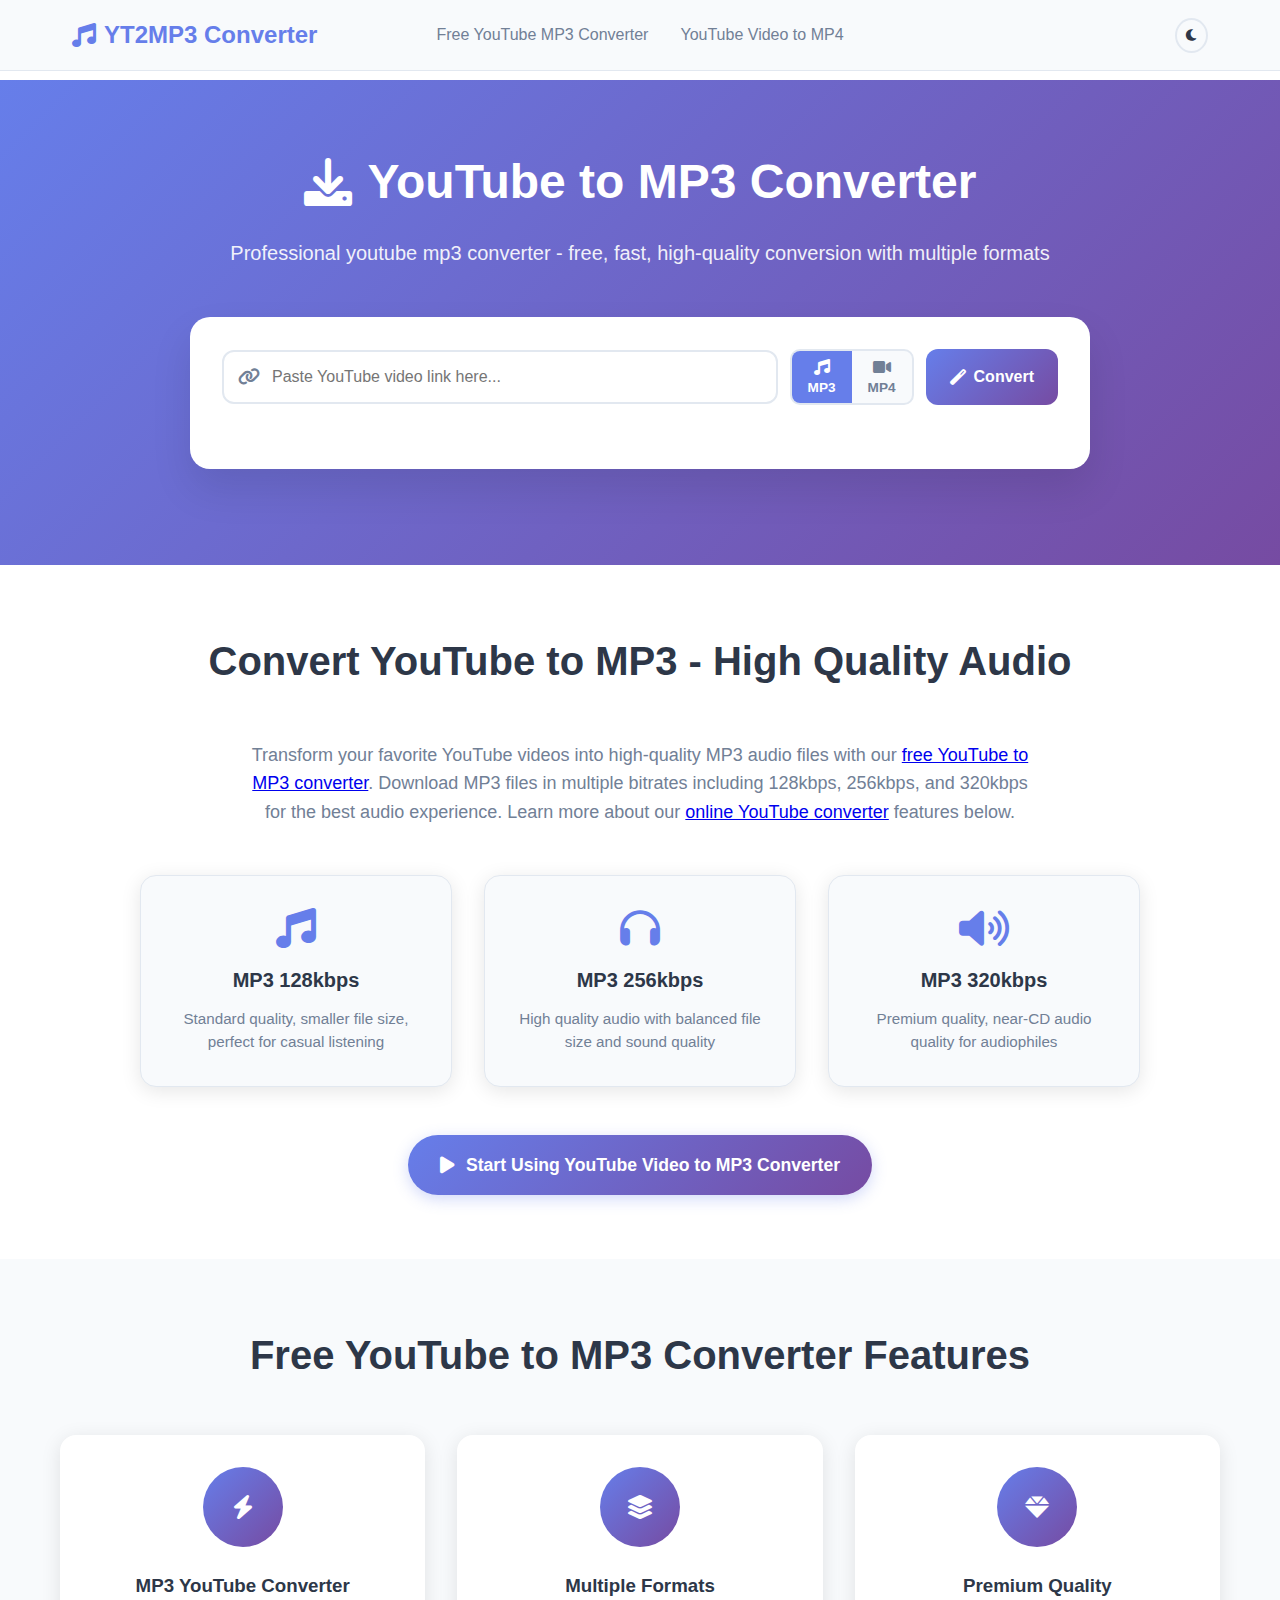
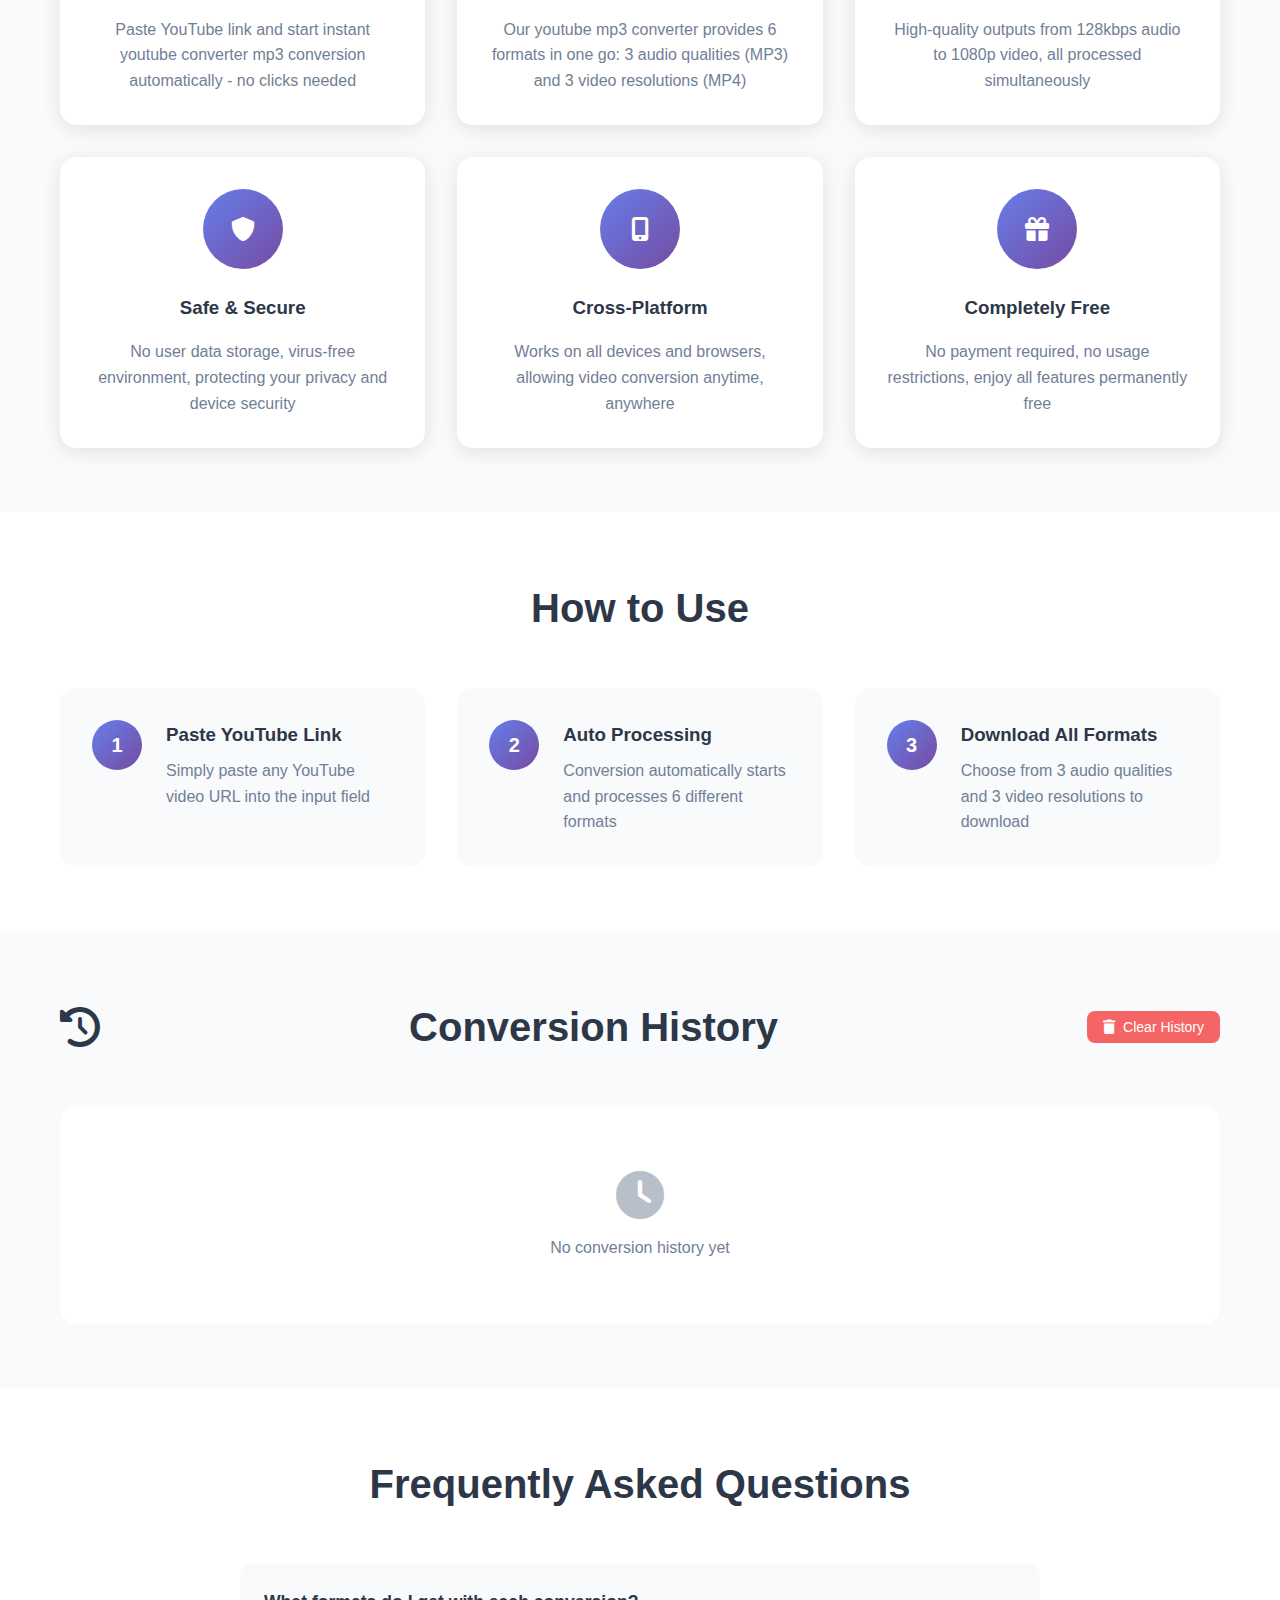
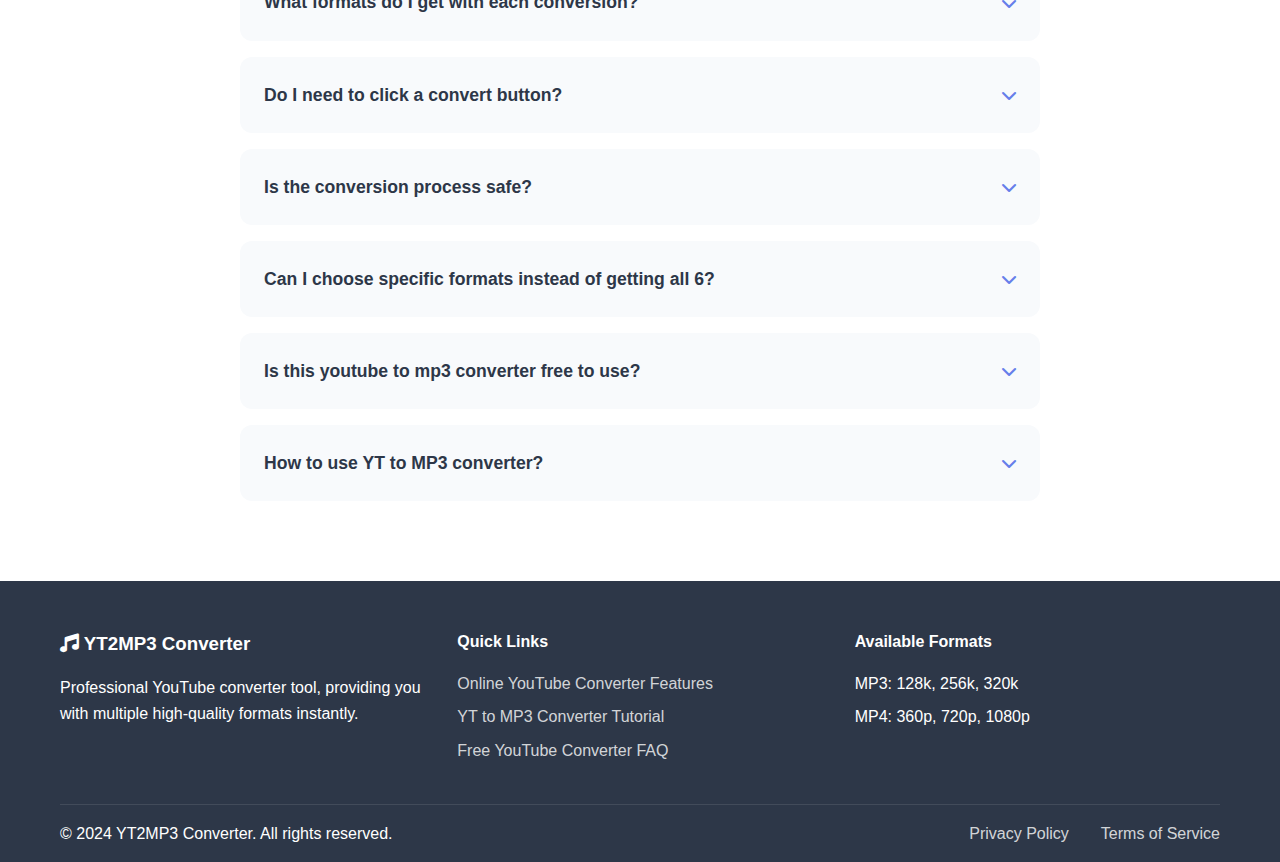
<file: index.html>
<!DOCTYPE html>
<html lang="en">
<head>
    <meta charset="UTF-8">
    <meta name="viewport" content="width=device-width, initial-scale=1.0">
    <title>YouTube to MP3 Converter</title>
    <meta name="description" content="Easily convert YouTube videos to MP3 or MP4 files, and download them for free with the fastest YouTube mp3 or mp4 Converter.">
    <meta name="keywords" content="YouTube to MP3, YouTube to MP4, convert YouTube video, download YouTube MP3, YouTube MP4 download, free video converter, online YouTube converter, YouTube audio converter, mp3 youtube converter, youtube converter mp3, yt to mp3 converter, mp3 converter youtube, youtube to mp3 converter online">
    
    <!-- SEO优化和重复内容修复 -->
    <link rel="canonical" href="https://www.yt2mp3converter.online/">
    <meta name="robots" content="index, follow, max-image-preview:large">
    <meta property="og:title" content="YouTube to MP3 Converter - Free Online YouTube Converter">
    <meta property="og:description" content="Convert YouTube videos to MP3 and MP4 formats for free. High-quality audio and video conversion with multiple format options.">
    <meta property="og:url" content="https://www.yt2mp3converter.online/">
    <meta property="og:type" content="website">
    <meta property="og:image" content="https://www.yt2mp3converter.online/apple-touch-icon.png">
    <meta name="twitter:card" content="summary_large_image">
    <meta name="twitter:title" content="YouTube to MP3 Converter - Free Online YouTube Converter">
    <meta name="twitter:description" content="Convert YouTube videos to MP3 and MP4 formats for free. High-quality audio and video conversion with multiple format options.">
    <meta name="twitter:image" content="https://www.yt2mp3converter.online/apple-touch-icon.png">
    
    <!-- 阻止自动重定向的meta标签 -->
    <meta http-equiv="Content-Security-Policy" content="default-src 'self' 'unsafe-inline' 'unsafe-eval' https: data: blob:;">
    
    <!-- Favicon设置 -->
    <link rel="icon" type="image/svg+xml" href="favicon.svg">
    <link rel="icon" type="image/x-icon" href="favicon.ico">
    <link rel="apple-touch-icon" sizes="180x180" href="apple-touch-icon.png">
    <link rel="icon" type="image/png" sizes="32x32" href="favicon-32x32.png">
    <link rel="icon" type="image/png" sizes="16x16" href="favicon-16x16.png">
    <link rel="manifest" href="manifest.json">
    <meta name="theme-color" content="#667eea">
    
    <link rel="stylesheet" href="styles.css">
    <link href="https://cdnjs.cloudflare.com/ajax/libs/font-awesome/6.0.0/css/all.min.css" rel="stylesheet">
</head>
<body>
    <!-- Top Navigation -->
    <nav class="navbar">
        <div class="nav-container">
            <div class="nav-logo">
                <i class="fas fa-music"></i>
                <span>YT2MP3 Converter</span>
            </div>
            <div class="nav-menu">
                <a href="#converter">Free YouTube MP3 Converter</a>
                <a href="mp4.html">YouTube Video to MP4</a>
            </div>
            <button class="theme-toggle" onclick="toggleTheme()">
                <i class="fas fa-moon"></i>
            </button>
            <div class="nav-mobile-toggle">
                <i class="fas fa-bars"></i>
            </div>
        </div>
    </nav>

    <!-- Main Content Area -->
    <main class="main-content">
        <!-- Hero Section -->
        <section id="converter" class="hero-section">
            <div class="container">
                <h1 class="hero-title">
                    <i class="fas fa-download"></i>
                    YouTube to MP3 Converter
                </h1>
                <p class="hero-subtitle">Professional youtube mp3 converter - free, fast, high-quality conversion with multiple formats</p>
                
                <!-- Converter Main Interface -->
                <div class="converter-box">
                    <div class="input-section">
                        <!-- Smart Input Container -->
                        <div class="smart-input-container">
                            <div class="url-input-wrapper">
                                <input type="text" id="youtube-url" placeholder="Paste YouTube video link here..." class="url-input">
                                <div class="input-status" id="input-status">
                                    <i class="fas fa-link"></i>
                                </div>
                            </div>
                            
                            <!-- Format Selection -->
                            <div class="format-selection">
                                <div class="format-toggle" id="format-toggle">
                                    <button class="format-btn active" data-format="mp3" id="mp3-btn">
                                        <i class="fas fa-music"></i>
                                        <span>MP3</span>
                                    </button>
                                    <button class="format-btn" data-format="mp4" id="mp4-btn">
                                        <i class="fas fa-video"></i>
                                        <span>MP4</span>
                                    </button>
                                </div>
                            </div>
                            
                            <button class="convert-btn" onclick="startConversion()" id="convert-btn">
                                <i class="fas fa-magic"></i>
                                Convert
                            </button>
                        </div>
                    </div>
                    
                    <!-- Progress Display -->
                    <div class="progress-section" id="progress-section" style="display: none;">
                        <div class="progress-info">
                            <img id="video-thumbnail" class="video-thumbnail" alt="Video thumbnail">
                            <div class="video-details">
                                <h3 id="video-title"></h3>
                                <p id="video-duration"></p>
                            </div>
                        </div>
                        <div class="overall-progress">
                            <div class="progress-bar-container">
                                <div class="progress-bar">
                                    <div class="progress-fill" id="progress-fill"></div>
                                </div>
                                <span class="progress-text" id="progress-text">0%</span>
                            </div>
                            <div class="conversion-status" id="conversion-status">Analyzing video...</div>
                        </div>
                    </div>
                    
                    <!-- Multi-Format Downloads -->
                    <div class="downloads-section" id="downloads-section" style="display: none;">
                        <h3 class="downloads-title">
                            <i class="fas fa-download"></i>
                            Available Downloads
                        </h3>
                        
                        <div class="formats-container">
                            <!-- Audio Downloads -->
                            <div class="format-group">
                                <h4 class="format-group-title">
                                    <i class="fas fa-music"></i>
                                    Audio Formats (MP3)
                                </h4>
                                <div class="downloads-grid" id="audio-downloads">
                                    <!-- Audio download items will be populated here -->
                                </div>
                            </div>
                            
                            <!-- Video Downloads -->
                            <div class="format-group">
                                <h4 class="format-group-title">
                                    <i class="fas fa-video"></i>
                                    Video Formats (MP4)
                                </h4>
                                <div class="downloads-grid" id="video-downloads">
                                    <!-- Video download items will be populated here -->
                                </div>
                            </div>
                        </div>
                    </div>
                </div>
            </div>
        </section>

        <!-- YouTube to MP3 Section -->
        <section id="youtube-to-mp3" class="converter-section">
            <div class="container">
                <h2 class="section-title">Convert YouTube to MP3 - High Quality Audio</h2>
                <div class="converter-intro">
                    <p>Transform your favorite YouTube videos into high-quality MP3 audio files with our <a href="#features">free YouTube to MP3 converter</a>. Download MP3 files in multiple bitrates including 128kbps, 256kbps, and 320kbps for the best audio experience. Learn more about our <a href="#how-to-use">online YouTube converter</a> features below.</p>
                    
                    <div class="format-highlights">
                        <div class="format-highlight">
                            <i class="fas fa-music"></i>
                            <h3>MP3 128kbps</h3>
                            <p>Standard quality, smaller file size, perfect for casual listening</p>
                        </div>
                        <div class="format-highlight">
                            <i class="fas fa-headphones"></i>
                            <h3>MP3 256kbps</h3>
                            <p>High quality audio with balanced file size and sound quality</p>
                        </div>
                        <div class="format-highlight">
                            <i class="fas fa-volume-up"></i>
                            <h3>MP3 320kbps</h3>
                            <p>Premium quality, near-CD audio quality for audiophiles</p>
                        </div>
                    </div>
                    
                    <div class="cta-section">
                        <a href="#" class="cta-btn" onclick="scrollToConverter(); return false;">
                            <i class="fas fa-play"></i>
                            Start Using YouTube Video to MP3 Converter
                        </a>
                    </div>
                </div>
            </div>
        </section>

        <!-- Features Section -->
        <section id="features" class="features-section">
            <div class="container">
                <h2 class="section-title">Free YouTube to MP3 Converter Features</h2>
                <div class="features-grid">
                    <div class="feature-card">
                        <div class="feature-icon">
                            <i class="fas fa-bolt"></i>
                        </div>
                        <h3>MP3 YouTube Converter</h3>
                        <p>Paste YouTube link and start instant youtube converter mp3 conversion automatically - no clicks needed</p>
                    </div>
                    
                    <div class="feature-card">
                        <div class="feature-icon">
                            <i class="fas fa-layer-group"></i>
                        </div>
                        <h3>Multiple Formats</h3>
                        <p>Our youtube mp3 converter provides 6 formats in one go: 3 audio qualities (MP3) and 3 video resolutions (MP4)</p>
                    </div>
                    
                    <div class="feature-card">
                        <div class="feature-icon">
                            <i class="fas fa-gem"></i>
                        </div>
                        <h3>Premium Quality</h3>
                        <p>High-quality outputs from 128kbps audio to 1080p video, all processed simultaneously</p>
                    </div>
                    
                    <div class="feature-card">
                        <div class="feature-icon">
                            <i class="fas fa-shield-alt"></i>
                        </div>
                        <h3>Safe & Secure</h3>
                        <p>No user data storage, virus-free environment, protecting your privacy and device security</p>
                    </div>
                    
                    <div class="feature-card">
                        <div class="feature-icon">
                            <i class="fas fa-mobile-alt"></i>
                        </div>
                        <h3>Cross-Platform</h3>
                        <p>Works on all devices and browsers, allowing video conversion anytime, anywhere</p>
                    </div>
                    
                    <div class="feature-card">
                        <div class="feature-icon">
                            <i class="fas fa-gift"></i>
                        </div>
                        <h3>Completely Free</h3>
                        <p>No payment required, no usage restrictions, enjoy all features permanently free</p>
                    </div>
                </div>
            </div>
        </section>

        <!-- How to Use Section -->
        <section id="how-to-use" class="how-to-section">
            <div class="container">
                <h2 class="section-title">How to Use</h2>
                <div class="steps-container">
                    <div class="step">
                        <div class="step-number">1</div>
                        <div class="step-content">
                            <h3>Paste YouTube Link</h3>
                            <p>Simply paste any YouTube video URL into the input field</p>
                        </div>
                    </div>
                    
                    <div class="step">
                        <div class="step-number">2</div>
                        <div class="step-content">
                            <h3>Auto Processing</h3>
                            <p>Conversion automatically starts and processes 6 different formats</p>
                        </div>
                    </div>
                    
                    <div class="step">
                        <div class="step-number">3</div>
                        <div class="step-content">
                            <h3>Download All Formats</h3>
                            <p>Choose from 3 audio qualities and 3 video resolutions to download</p>
                        </div>
                    </div>
                </div>
            </div>
        </section>

        <!-- Conversion History -->
        <section class="history-section">
            <div class="container">
                <h2 class="section-title">
                    <i class="fas fa-history"></i>
                    Conversion History
                    <button class="clear-history-btn" onclick="clearHistory()">
                        <i class="fas fa-trash"></i>
                        Clear History
                    </button>
                </h2>
                <div class="history-container" id="history-container">
                    <div class="empty-history">
                        <i class="fas fa-clock"></i>
                        <p>No conversion history yet</p>
                    </div>
                </div>
            </div>
        </section>

        <!-- FAQ Section -->
        <section id="faq" class="faq-section">
            <div class="container">
                <h2 class="section-title">Frequently Asked Questions</h2>
                <div class="faq-container">
                    <div class="faq-item">
                        <div class="faq-question" onclick="toggleFaq(this)">
                            <h3>What formats do I get with each conversion?</h3>
                            <i class="fas fa-chevron-down"></i>
                        </div>
                        <div class="faq-answer">
                            <p>Each conversion automatically generates 6 files: 3 MP3 audio files (128kbps, 256kbps, 320kbps) and 3 MP4 video files (360p, 720p, 1080p).</p>
                        </div>
                    </div>
                    
                    <div class="faq-item">
                        <div class="faq-question" onclick="toggleFaq(this)">
                            <h3>Do I need to click a convert button?</h3>
                            <i class="fas fa-chevron-down"></i>
                        </div>
                        <div class="faq-answer">
                            <p>No! Conversion starts automatically when you paste a valid YouTube URL. The convert button is there as backup if auto-conversion doesn't trigger.</p>
                        </div>
                    </div>
                    
                    <div class="faq-item">
                        <div class="faq-question" onclick="toggleFaq(this)">
                            <h3>Is the conversion process safe?</h3>
                            <i class="fas fa-chevron-down"></i>
                        </div>
                        <div class="faq-answer">
                            <p>Absolutely safe. We do not save any of your personal information or converted files. All processing is done in a secure environment with no virus threats.</p>
                        </div>
                    </div>
                    
                    <div class="faq-item">
                        <div class="faq-question" onclick="toggleFaq(this)">
                            <h3>Can I choose specific formats instead of getting all 6?</h3>
                            <i class="fas fa-chevron-down"></i>
                        </div>
                        <div class="faq-answer">
                            <p>Currently, the system processes all 6 formats for convenience. You can simply download only the formats you need from the results.</p>
                        </div>
                    </div>
                    
                    <div class="faq-item">
                        <div class="faq-question" onclick="toggleFaq(this)">
                            <h3>Is this youtube to mp3 converter free to use?</h3>
                            <i class="fas fa-chevron-down"></i>
                        </div>
                        <div class="faq-answer">
                            <p>Yes! Our youtube to mp3 converter free service requires no payment, registration, or subscription. Enjoy unlimited conversions at no cost.</p>
                        </div>
                    </div>
                    
                    <div class="faq-item">
                        <div class="faq-question" onclick="toggleFaq(this)">
                            <h3>How to use YT to MP3 converter?</h3>
                            <i class="fas fa-chevron-down"></i>
                        </div>
                        <div class="faq-answer">
                            <p>Using our YT to MP3 converter is simple: paste any YouTube URL into the input field above, and our advanced yt to mp3 converter will automatically process the video and provide you with multiple download options.</p>
                        </div>
                    </div>
                </div>
            </div>
        </section>
    </main>

    <!-- Footer -->
    <footer class="footer">
        <div class="container">
            <div class="footer-content">
                <div class="footer-section">
                    <h3><i class="fas fa-music"></i> YT2MP3 Converter</h3>
                    <p>Professional YouTube converter tool, providing you with multiple high-quality formats instantly.</p>
                </div>
                
                <div class="footer-section">
                    <h4>Quick Links</h4>
                    <ul>
                        <li><a href="#features">Online YouTube Converter Features</a></li>
                        <li><a href="#how-to-use">YT to MP3 Converter Tutorial</a></li>
                        <li><a href="#faq">Free YouTube Converter FAQ</a></li>
                    </ul>
                </div>
                
                <div class="footer-section">
                    <h4>Available Formats</h4>
                    <ul>
                        <li>MP3: 128k, 256k, 320k</li>
                        <li>MP4: 360p, 720p, 1080p</li>
                    </ul>
                </div>
            </div>
            <div class="footer-bottom">
                <p>&copy; 2024 YT2MP3 Converter. All rights reserved.</p>
                <div class="footer-links">
                    <a href="#privacy">Privacy Policy</a>
                    <a href="#terms">Terms of Service</a>
                </div>
            </div>
        </div>
    </footer>

    <!-- Notification Messages -->
    <div class="notification" id="notification"></div>

    <!-- Script Files -->
    <script src="script.js"></script>
</body>
</html>
</file>
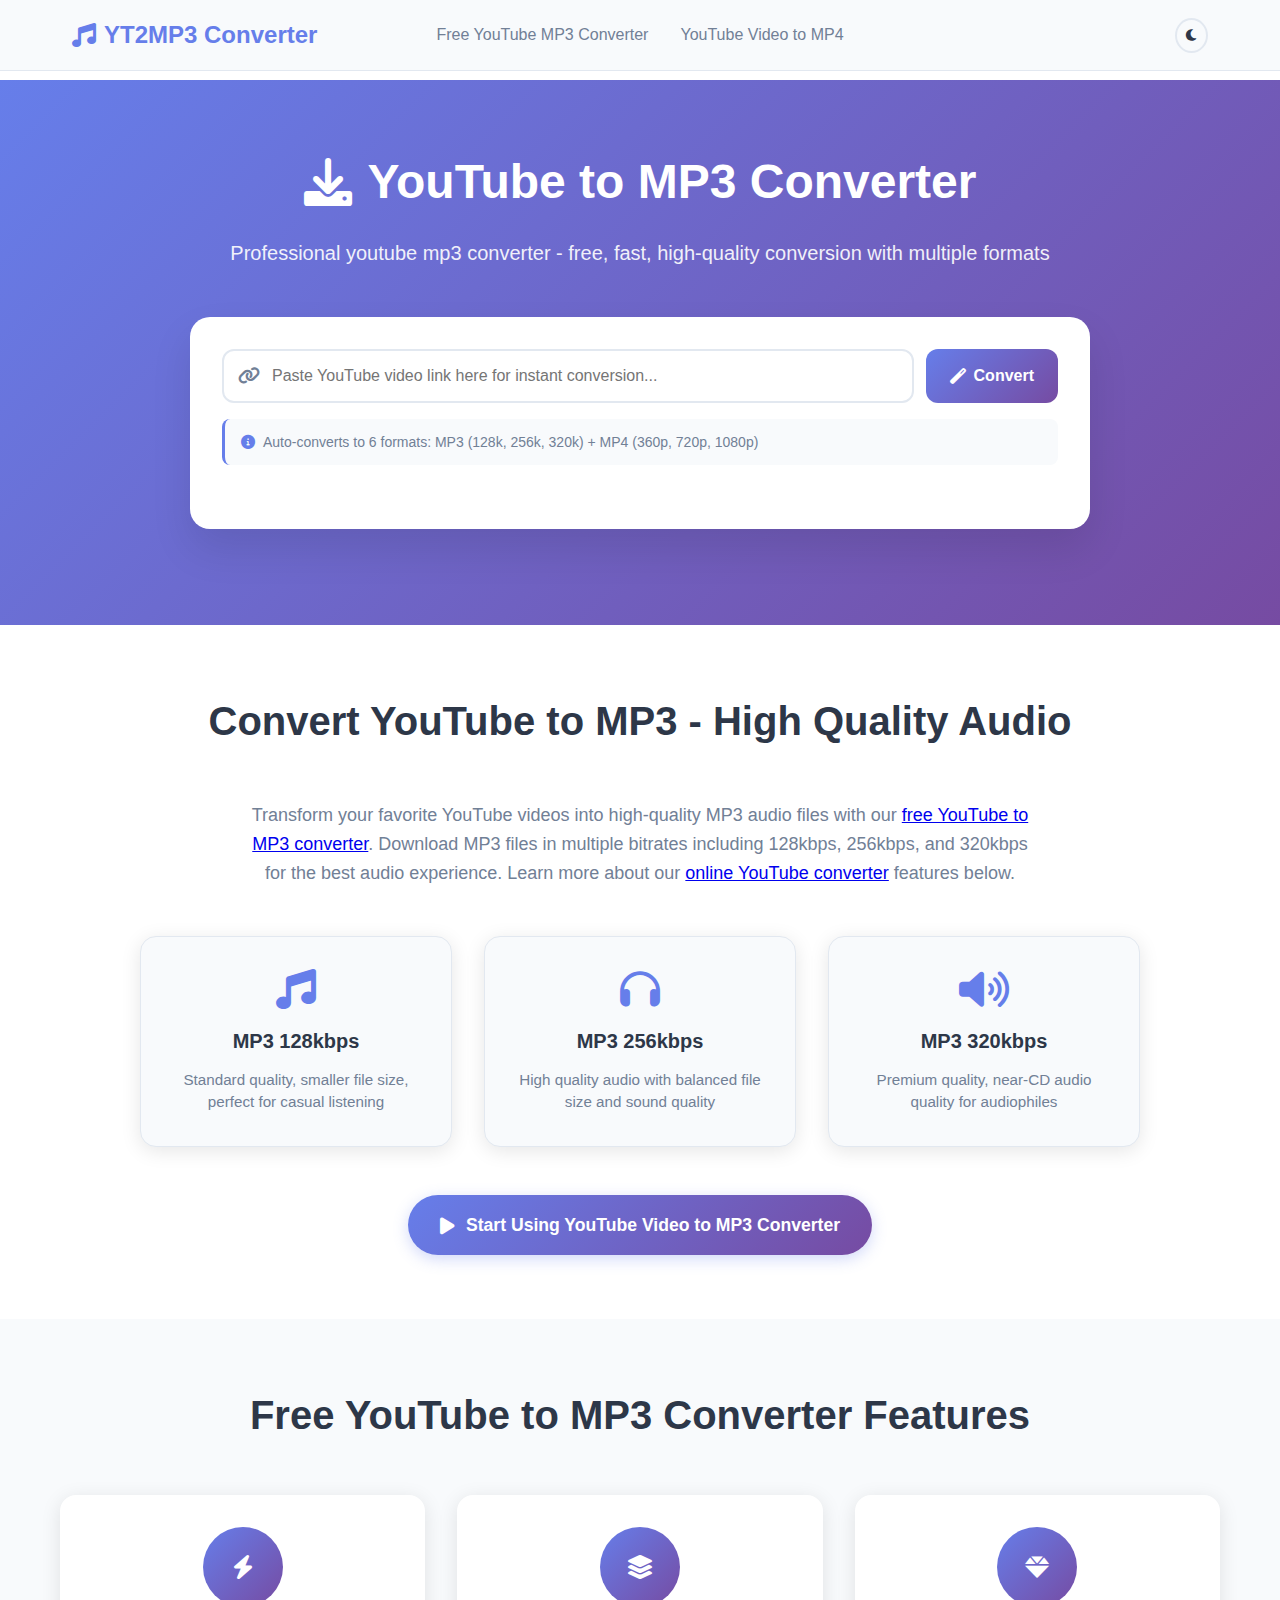
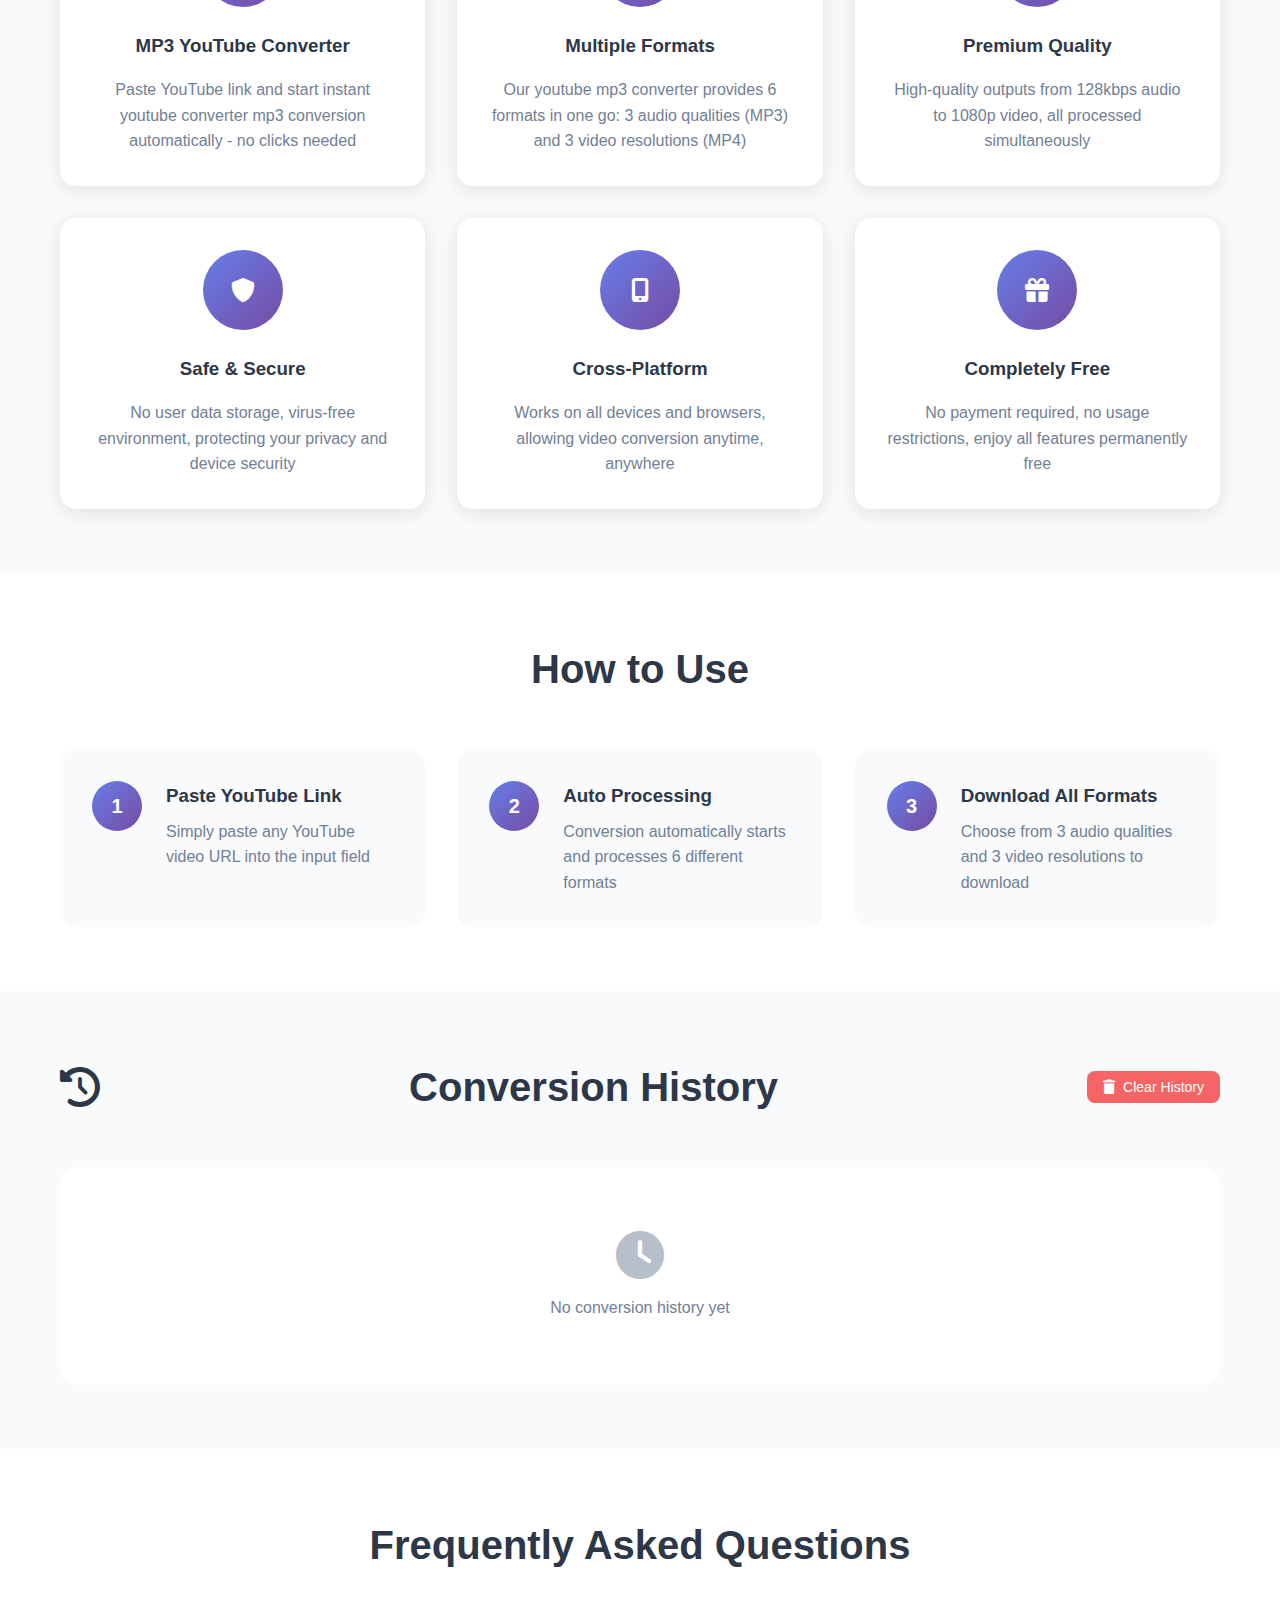
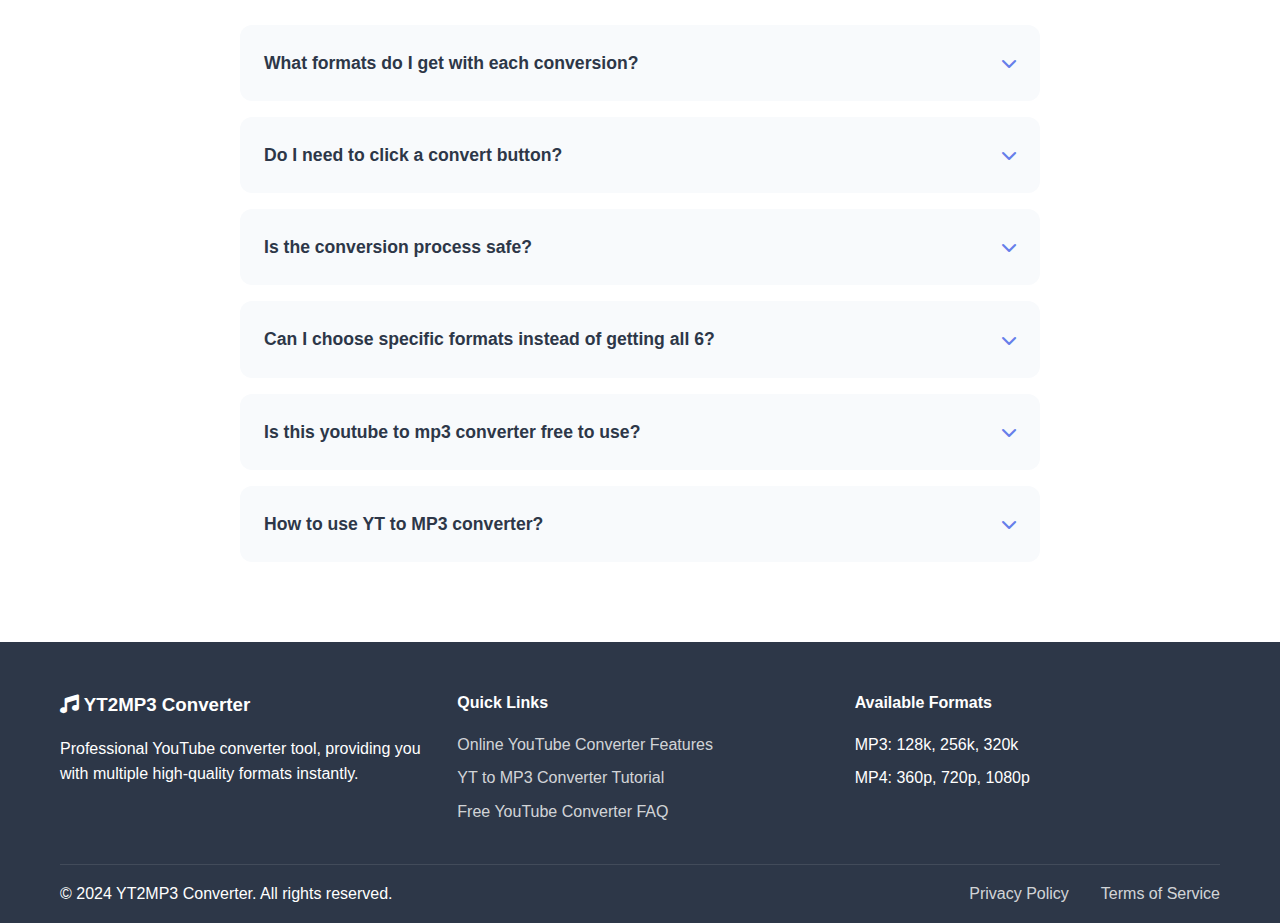
<file: deploy/index.html>
<!DOCTYPE html>
<html lang="en">
<head>
    <meta charset="UTF-8">
    <meta name="viewport" content="width=device-width, initial-scale=1.0">
    <title>YouTube to MP3 Converter</title>
    <meta name="description" content="Easily convert YouTube videos to MP3 or MP4 files, and download them for free with the fastest YouTube mp3 or mp4 Converter.">
    <meta name="keywords" content="YouTube to MP3, YouTube to MP4, convert YouTube video, download YouTube MP3, YouTube MP4 download, free video converter, online YouTube converter, YouTube audio converter, mp3 youtube converter, youtube converter mp3, yt to mp3 converter, mp3 converter youtube, youtube to mp3 converter online">
    <link rel="stylesheet" href="styles.css">
    <link href="https://cdnjs.cloudflare.com/ajax/libs/font-awesome/6.0.0/css/all.min.css" rel="stylesheet">
</head>
<body>
    <!-- Top Navigation -->
    <nav class="navbar">
        <div class="nav-container">
            <div class="nav-logo">
                <i class="fas fa-music"></i>
                <span>YT2MP3 Converter</span>
            </div>
            <div class="nav-menu">
                <a href="#converter">Free YouTube MP3 Converter</a>
                <a href="mp4.html">YouTube Video to MP4</a>
            </div>
            <button class="theme-toggle" onclick="toggleTheme()">
                <i class="fas fa-moon"></i>
            </button>
            <div class="nav-mobile-toggle">
                <i class="fas fa-bars"></i>
            </div>
        </div>
    </nav>

    <!-- Main Content Area -->
    <main class="main-content">
        <!-- Hero Section -->
        <section id="converter" class="hero-section">
            <div class="container">
                <h1 class="hero-title">
                    <i class="fas fa-download"></i>
                    YouTube to MP3 Converter
                </h1>
                <p class="hero-subtitle">Professional youtube mp3 converter - free, fast, high-quality conversion with multiple formats</p>
                
                <!-- Converter Main Interface -->
                <div class="converter-box">
                    <div class="input-section">
                        <!-- Smart Input Container -->
                        <div class="smart-input-container">
                            <div class="url-input-wrapper">
                                <input type="text" id="youtube-url" placeholder="Paste YouTube video link here for instant conversion..." class="url-input">
                                <div class="input-status" id="input-status">
                                    <i class="fas fa-link"></i>
                                </div>
                            </div>
                            <button class="convert-btn" onclick="startConversion()" id="convert-btn">
                                <i class="fas fa-magic"></i>
                                Convert
                            </button>
                        </div>
                        
                        <!-- Auto Conversion Info -->
                        <div class="auto-info">
                            <i class="fas fa-info-circle"></i>
                            <span>Auto-converts to 6 formats: MP3 (128k, 256k, 320k) + MP4 (360p, 720p, 1080p)</span>
                        </div>
                    </div>
                    
                    <!-- Progress Display -->
                    <div class="progress-section" id="progress-section" style="display: none;">
                        <div class="progress-info">
                            <img id="video-thumbnail" class="video-thumbnail" alt="Video thumbnail">
                            <div class="video-details">
                                <h3 id="video-title"></h3>
                                <p id="video-duration"></p>
                            </div>
                        </div>
                        <div class="overall-progress">
                            <div class="progress-bar-container">
                                <div class="progress-bar">
                                    <div class="progress-fill" id="progress-fill"></div>
                                </div>
                                <span class="progress-text" id="progress-text">0%</span>
                            </div>
                            <div class="conversion-status" id="conversion-status">Analyzing video...</div>
                        </div>
                    </div>
                    
                    <!-- Multi-Format Downloads -->
                    <div class="downloads-section" id="downloads-section" style="display: none;">
                        <h3 class="downloads-title">
                            <i class="fas fa-download"></i>
                            Available Downloads
                        </h3>
                        
                        <div class="formats-container">
                            <!-- Audio Downloads -->
                            <div class="format-group">
                                <h4 class="format-group-title">
                                    <i class="fas fa-music"></i>
                                    Audio Formats (MP3)
                                </h4>
                                <div class="downloads-grid" id="audio-downloads">
                                    <!-- Audio download items will be populated here -->
                                </div>
                            </div>
                            
                            <!-- Video Downloads -->
                            <div class="format-group">
                                <h4 class="format-group-title">
                                    <i class="fas fa-video"></i>
                                    Video Formats (MP4)
                                </h4>
                                <div class="downloads-grid" id="video-downloads">
                                    <!-- Video download items will be populated here -->
                                </div>
                            </div>
                        </div>
                    </div>
                </div>
            </div>
        </section>

        <!-- YouTube to MP3 Section -->
        <section id="youtube-to-mp3" class="converter-section">
            <div class="container">
                <h2 class="section-title">Convert YouTube to MP3 - High Quality Audio</h2>
                <div class="converter-intro">
                    <p>Transform your favorite YouTube videos into high-quality MP3 audio files with our <a href="#features">free YouTube to MP3 converter</a>. Download MP3 files in multiple bitrates including 128kbps, 256kbps, and 320kbps for the best audio experience. Learn more about our <a href="#how-to-use">online YouTube converter</a> features below.</p>
                    
                    <div class="format-highlights">
                        <div class="format-highlight">
                            <i class="fas fa-music"></i>
                            <h3>MP3 128kbps</h3>
                            <p>Standard quality, smaller file size, perfect for casual listening</p>
                        </div>
                        <div class="format-highlight">
                            <i class="fas fa-headphones"></i>
                            <h3>MP3 256kbps</h3>
                            <p>High quality audio with balanced file size and sound quality</p>
                        </div>
                        <div class="format-highlight">
                            <i class="fas fa-volume-up"></i>
                            <h3>MP3 320kbps</h3>
                            <p>Premium quality, near-CD audio quality for audiophiles</p>
                        </div>
                    </div>
                    
                    <div class="cta-section">
                        <a href="#" class="cta-btn" onclick="scrollToConverter(); return false;">
                            <i class="fas fa-play"></i>
                            Start Using YouTube Video to MP3 Converter
                        </a>
                    </div>
                </div>
            </div>
        </section>

        <!-- Features Section -->
        <section id="features" class="features-section">
            <div class="container">
                <h2 class="section-title">Free YouTube to MP3 Converter Features</h2>
                <div class="features-grid">
                    <div class="feature-card">
                        <div class="feature-icon">
                            <i class="fas fa-bolt"></i>
                        </div>
                        <h3>MP3 YouTube Converter</h3>
                        <p>Paste YouTube link and start instant youtube converter mp3 conversion automatically - no clicks needed</p>
                    </div>
                    
                    <div class="feature-card">
                        <div class="feature-icon">
                            <i class="fas fa-layer-group"></i>
                        </div>
                        <h3>Multiple Formats</h3>
                        <p>Our youtube mp3 converter provides 6 formats in one go: 3 audio qualities (MP3) and 3 video resolutions (MP4)</p>
                    </div>
                    
                    <div class="feature-card">
                        <div class="feature-icon">
                            <i class="fas fa-gem"></i>
                        </div>
                        <h3>Premium Quality</h3>
                        <p>High-quality outputs from 128kbps audio to 1080p video, all processed simultaneously</p>
                    </div>
                    
                    <div class="feature-card">
                        <div class="feature-icon">
                            <i class="fas fa-shield-alt"></i>
                        </div>
                        <h3>Safe & Secure</h3>
                        <p>No user data storage, virus-free environment, protecting your privacy and device security</p>
                    </div>
                    
                    <div class="feature-card">
                        <div class="feature-icon">
                            <i class="fas fa-mobile-alt"></i>
                        </div>
                        <h3>Cross-Platform</h3>
                        <p>Works on all devices and browsers, allowing video conversion anytime, anywhere</p>
                    </div>
                    
                    <div class="feature-card">
                        <div class="feature-icon">
                            <i class="fas fa-gift"></i>
                        </div>
                        <h3>Completely Free</h3>
                        <p>No payment required, no usage restrictions, enjoy all features permanently free</p>
                    </div>
                </div>
            </div>
        </section>

        <!-- How to Use Section -->
        <section id="how-to-use" class="how-to-section">
            <div class="container">
                <h2 class="section-title">How to Use</h2>
                <div class="steps-container">
                    <div class="step">
                        <div class="step-number">1</div>
                        <div class="step-content">
                            <h3>Paste YouTube Link</h3>
                            <p>Simply paste any YouTube video URL into the input field</p>
                        </div>
                    </div>
                    
                    <div class="step">
                        <div class="step-number">2</div>
                        <div class="step-content">
                            <h3>Auto Processing</h3>
                            <p>Conversion automatically starts and processes 6 different formats</p>
                        </div>
                    </div>
                    
                    <div class="step">
                        <div class="step-number">3</div>
                        <div class="step-content">
                            <h3>Download All Formats</h3>
                            <p>Choose from 3 audio qualities and 3 video resolutions to download</p>
                        </div>
                    </div>
                </div>
            </div>
        </section>

        <!-- Conversion History -->
        <section class="history-section">
            <div class="container">
                <h2 class="section-title">
                    <i class="fas fa-history"></i>
                    Conversion History
                    <button class="clear-history-btn" onclick="clearHistory()">
                        <i class="fas fa-trash"></i>
                        Clear History
                    </button>
                </h2>
                <div class="history-container" id="history-container">
                    <div class="empty-history">
                        <i class="fas fa-clock"></i>
                        <p>No conversion history yet</p>
                    </div>
                </div>
            </div>
        </section>

        <!-- FAQ Section -->
        <section id="faq" class="faq-section">
            <div class="container">
                <h2 class="section-title">Frequently Asked Questions</h2>
                <div class="faq-container">
                    <div class="faq-item">
                        <div class="faq-question" onclick="toggleFaq(this)">
                            <h3>What formats do I get with each conversion?</h3>
                            <i class="fas fa-chevron-down"></i>
                        </div>
                        <div class="faq-answer">
                            <p>Each conversion automatically generates 6 files: 3 MP3 audio files (128kbps, 256kbps, 320kbps) and 3 MP4 video files (360p, 720p, 1080p).</p>
                        </div>
                    </div>
                    
                    <div class="faq-item">
                        <div class="faq-question" onclick="toggleFaq(this)">
                            <h3>Do I need to click a convert button?</h3>
                            <i class="fas fa-chevron-down"></i>
                        </div>
                        <div class="faq-answer">
                            <p>No! Conversion starts automatically when you paste a valid YouTube URL. The convert button is there as backup if auto-conversion doesn't trigger.</p>
                        </div>
                    </div>
                    
                    <div class="faq-item">
                        <div class="faq-question" onclick="toggleFaq(this)">
                            <h3>Is the conversion process safe?</h3>
                            <i class="fas fa-chevron-down"></i>
                        </div>
                        <div class="faq-answer">
                            <p>Absolutely safe. We do not save any of your personal information or converted files. All processing is done in a secure environment with no virus threats.</p>
                        </div>
                    </div>
                    
                    <div class="faq-item">
                        <div class="faq-question" onclick="toggleFaq(this)">
                            <h3>Can I choose specific formats instead of getting all 6?</h3>
                            <i class="fas fa-chevron-down"></i>
                        </div>
                        <div class="faq-answer">
                            <p>Currently, the system processes all 6 formats for convenience. You can simply download only the formats you need from the results.</p>
                        </div>
                    </div>
                    
                    <div class="faq-item">
                        <div class="faq-question" onclick="toggleFaq(this)">
                            <h3>Is this youtube to mp3 converter free to use?</h3>
                            <i class="fas fa-chevron-down"></i>
                        </div>
                        <div class="faq-answer">
                            <p>Yes! Our youtube to mp3 converter free service requires no payment, registration, or subscription. Enjoy unlimited conversions at no cost.</p>
                        </div>
                    </div>
                    
                    <div class="faq-item">
                        <div class="faq-question" onclick="toggleFaq(this)">
                            <h3>How to use YT to MP3 converter?</h3>
                            <i class="fas fa-chevron-down"></i>
                        </div>
                        <div class="faq-answer">
                            <p>Using our YT to MP3 converter is simple: paste any YouTube URL into the input field above, and our advanced yt to mp3 converter will automatically process the video and provide you with multiple download options.</p>
                        </div>
                    </div>
                </div>
            </div>
        </section>
    </main>

    <!-- Footer -->
    <footer class="footer">
        <div class="container">
            <div class="footer-content">
                <div class="footer-section">
                    <h3><i class="fas fa-music"></i> YT2MP3 Converter</h3>
                    <p>Professional YouTube converter tool, providing you with multiple high-quality formats instantly.</p>
                </div>
                
                <div class="footer-section">
                    <h4>Quick Links</h4>
                    <ul>
                        <li><a href="#features">Online YouTube Converter Features</a></li>
                        <li><a href="#how-to-use">YT to MP3 Converter Tutorial</a></li>
                        <li><a href="#faq">Free YouTube Converter FAQ</a></li>
                    </ul>
                </div>
                
                <div class="footer-section">
                    <h4>Available Formats</h4>
                    <ul>
                        <li>MP3: 128k, 256k, 320k</li>
                        <li>MP4: 360p, 720p, 1080p</li>
                    </ul>
                </div>
            </div>
            <div class="footer-bottom">
                <p>&copy; 2024 YT2MP3 Converter. All rights reserved.</p>
                <div class="footer-links">
                    <a href="#privacy">Privacy Policy</a>
                    <a href="#terms">Terms of Service</a>
                </div>
            </div>
        </div>
    </footer>

    <!-- Notification Messages -->
    <div class="notification" id="notification"></div>

    <!-- Script Files -->
    <script src="script.js"></script>
</body>
</html>
</file>
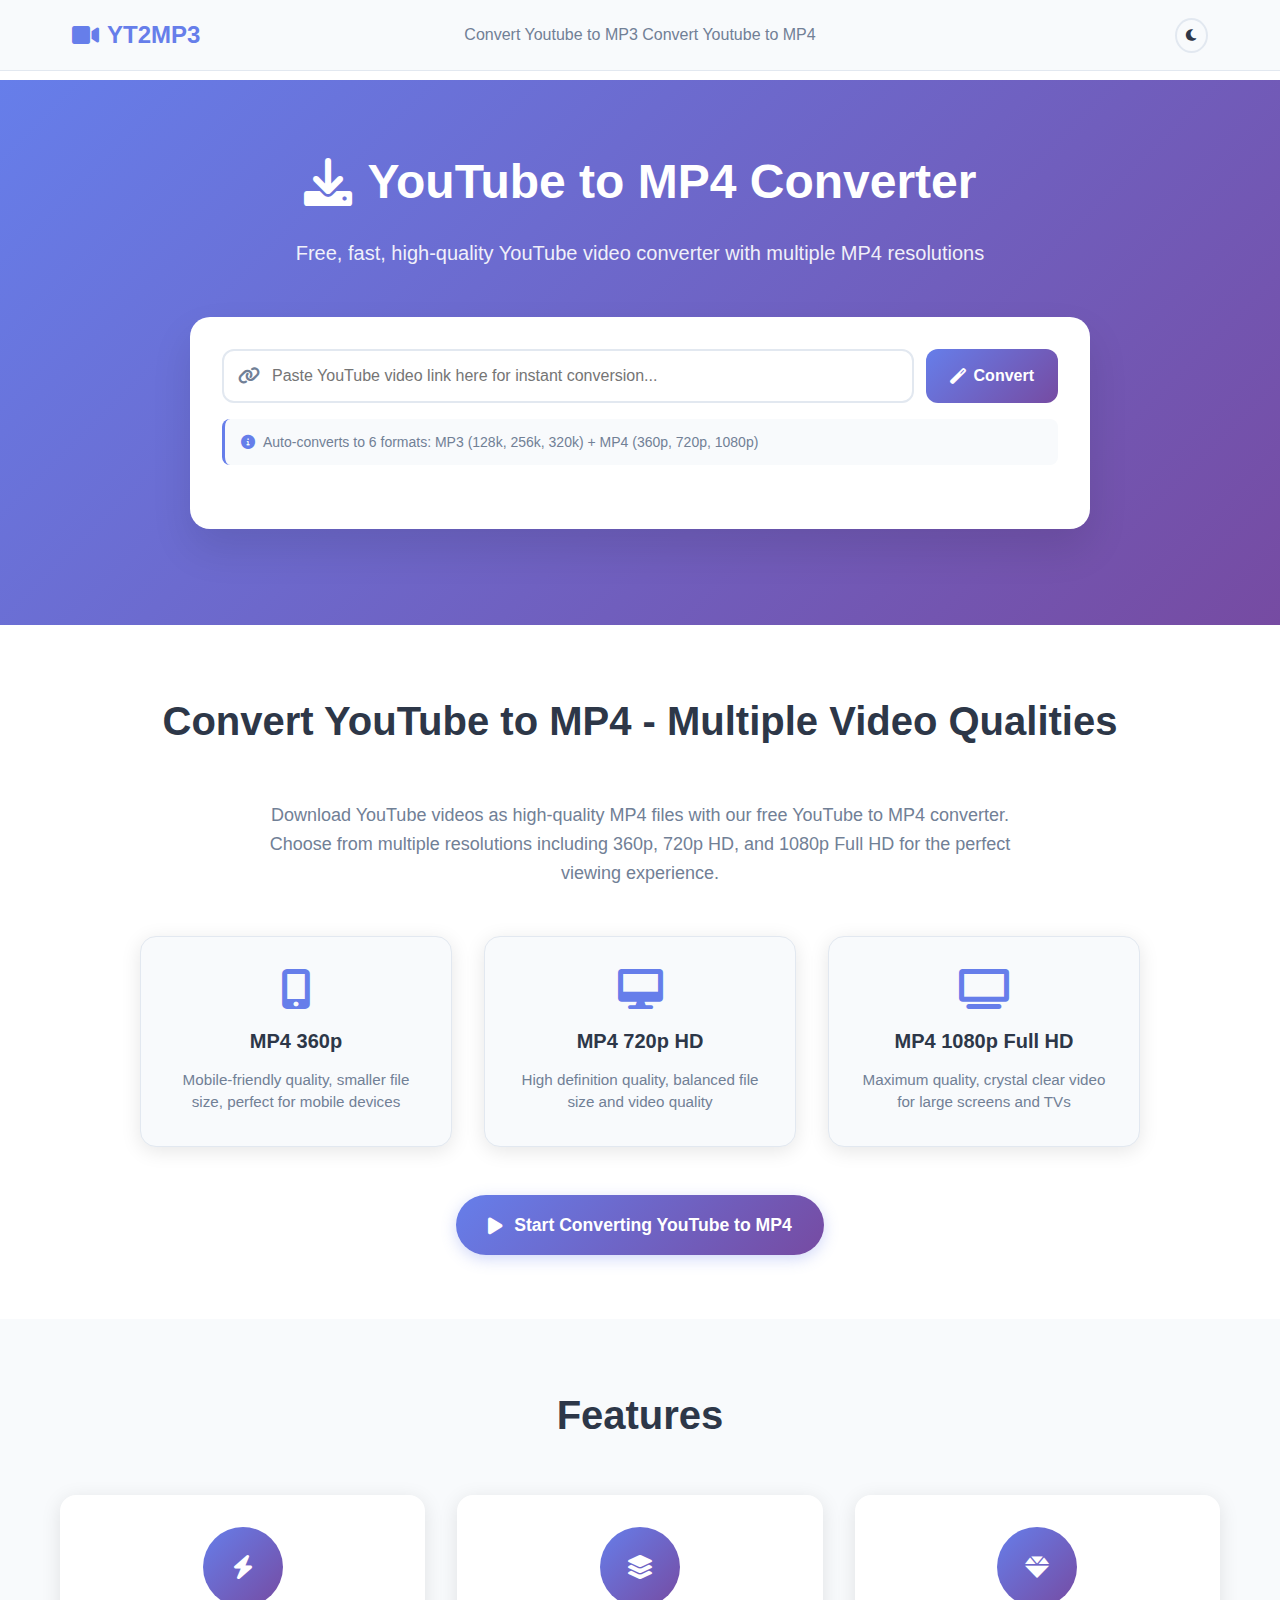
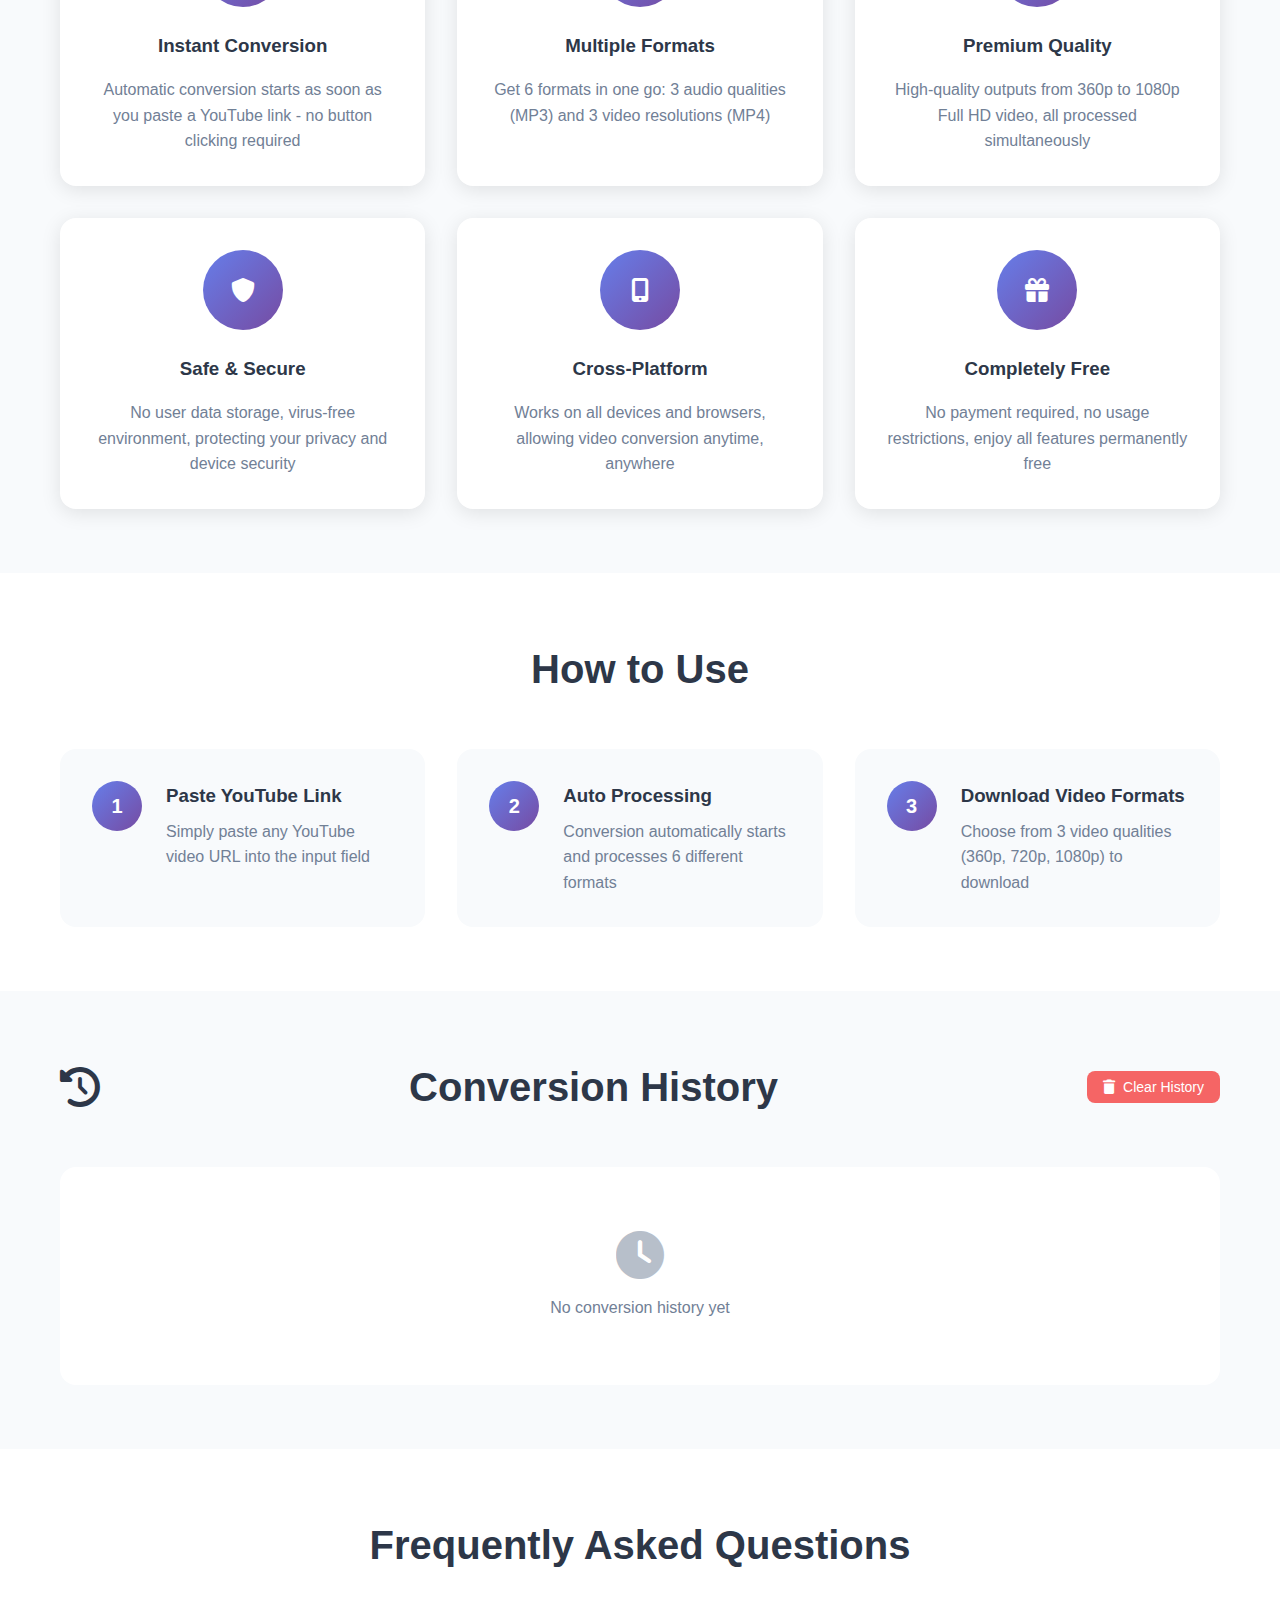
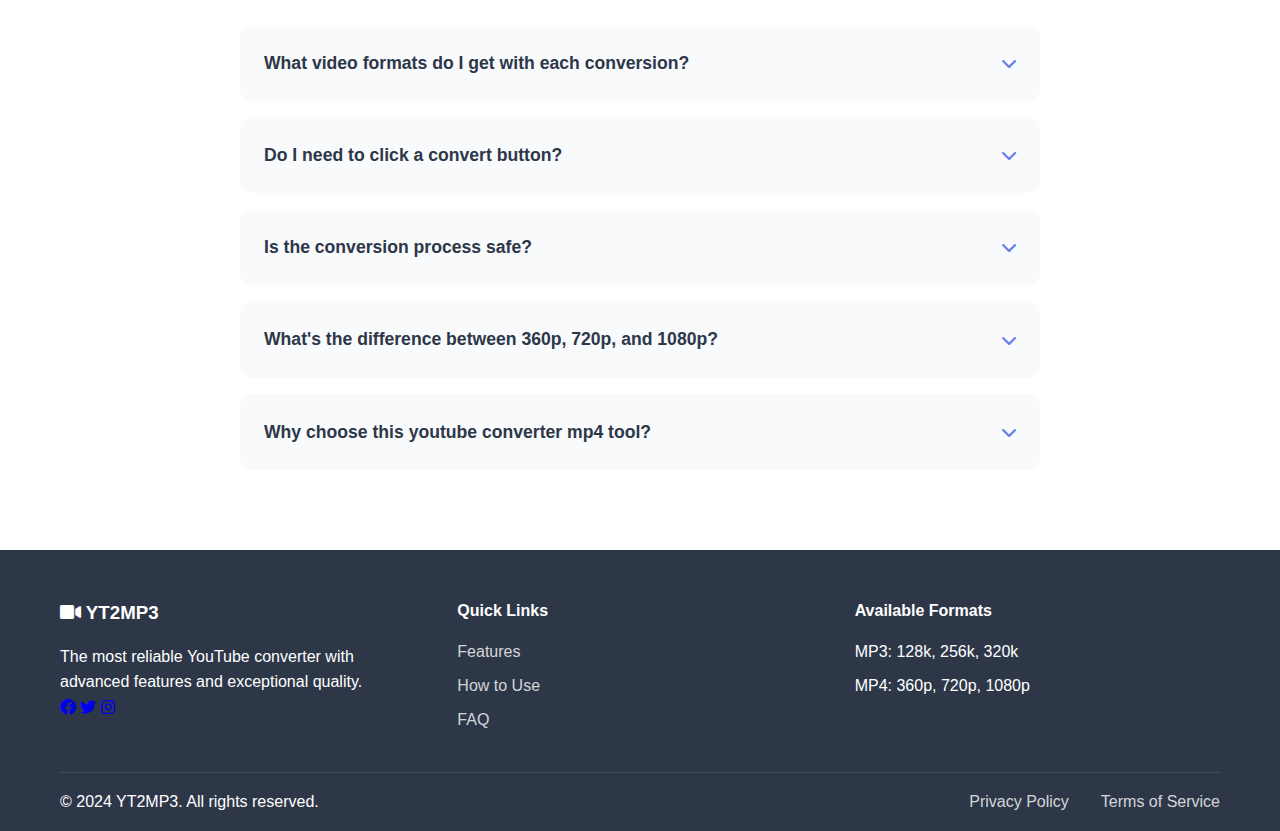
<file: mp4.html>
<!DOCTYPE html>
<html lang="en">
<head>
    <meta charset="UTF-8">
    <meta name="viewport" content="width=device-width, initial-scale=1.0">
    <title>YouTube to MP4 Converter - YT2MP3</title>
    <meta name="description" content="Convert YouTube videos to MP4 format easily. Fast, free, and high-quality video conversion with YT2MP3.">
    <meta name="keywords" content="YouTube to MP4, video converter, YouTube downloader, MP4 converter">
    
    <!-- SEO优化和重复内容修复 -->
    <link rel="canonical" href="https://www.yt2mp3converter.online/mp4.html">
    <meta name="robots" content="index, follow, max-image-preview:large">
    <meta property="og:title" content="YouTube to MP4 Converter - Free Online Video Converter">
    <meta property="og:description" content="Convert YouTube videos to MP4 format easily. Fast, free, and high-quality video conversion with multiple resolutions.">
    <meta property="og:url" content="https://www.yt2mp3converter.online/mp4.html">
    <meta property="og:type" content="website">
    <meta property="og:image" content="https://www.yt2mp3converter.online/apple-touch-icon.png">
    <meta name="twitter:card" content="summary_large_image">
    <meta name="twitter:title" content="YouTube to MP4 Converter - Free Online Video Converter">
    <meta name="twitter:description" content="Convert YouTube videos to MP4 format easily. Fast, free, and high-quality video conversion with multiple resolutions.">
    <meta name="twitter:image" content="https://www.yt2mp3converter.online/apple-touch-icon.png">
    
    <!-- 阻止自动重定向的meta标签 -->
    <meta http-equiv="Content-Security-Policy" content="default-src 'self' 'unsafe-inline' 'unsafe-eval' https: data: blob:;">
    
    <!-- Favicon设置 -->
    <link rel="icon" type="image/svg+xml" href="favicon.svg">
    <link rel="icon" type="image/x-icon" href="favicon.ico">
    <link rel="apple-touch-icon" sizes="180x180" href="apple-touch-icon.png">
    <link rel="icon" type="image/png" sizes="32x32" href="favicon-32x32.png">
    <link rel="icon" type="image/png" sizes="16x16" href="favicon-16x16.png">
    <link rel="manifest" href="manifest.json">
    <meta name="theme-color" content="#667eea">
    
    <link rel="stylesheet" href="styles.css">
    <link rel="stylesheet" href="https://cdnjs.cloudflare.com/ajax/libs/font-awesome/6.0.0/css/all.min.css">
     <!-- Google tag (gtag.js) -->
<script async src="https://www.googletagmanager.com/gtag/js?id=G-LL3TWL0131"></script>
<script>
  window.dataLayer = window.dataLayer || [];
  function gtag(){dataLayer.push(arguments);}
  gtag('js', new Date());

  gtag('config', 'G-LL3TWL0131');
</script>
</head>
<body>
    <nav class="navbar">
        <div class="nav-container">
            <div class="nav-logo">
                <i class="fas fa-video"></i>
                <span>YT2MP3</span>
            </div>
            
            <div class="nav-menu">
                <div class="nav-links">
                    <a href="index.html" class="nav-link">Convert Youtube to MP3</a>
                    <a href="mp4.html" class="nav-link active">Convert Youtube to MP4</a>
                </div>
            </div>
            
            <button class="theme-toggle" onclick="toggleTheme()">
                <i class="fas fa-moon"></i>
            </button>
        </div>
    </nav>

    <!-- Main Content Area -->
    <main class="main-content">
        <!-- Hero Section -->
        <section class="hero-section">
            <div class="container">
                <h1 class="hero-title">
                    <i class="fas fa-download"></i>
                    YouTube to MP4 Converter
                </h1>
                <p class="hero-subtitle">Free, fast, high-quality YouTube video converter with multiple MP4 resolutions</p>
                
                <!-- Converter Main Interface -->
                <div class="converter-box">
                    <div class="input-section">
                        <!-- Smart Input Container -->
                        <div class="smart-input-container">
                            <div class="url-input-wrapper">
                                <input type="text" id="youtube-url" placeholder="Paste YouTube video link here for instant conversion..." class="url-input">
                                <div class="input-status" id="input-status">
                                    <i class="fas fa-link"></i>
                                </div>
                            </div>
                            <button class="convert-btn" onclick="startConversion()" id="convert-btn">
                                <i class="fas fa-magic"></i>
                                Convert
                            </button>
                        </div>
                        
                        <!-- Auto Conversion Info -->
                        <div class="auto-info">
                            <i class="fas fa-info-circle"></i>
                            <span>Auto-converts to 6 formats: MP3 (128k, 256k, 320k) + MP4 (360p, 720p, 1080p)</span>
                        </div>
                    </div>
                    
                    <!-- Progress Display -->
                    <div class="progress-section" id="progress-section" style="display: none;">
                        <div class="progress-info">
                            <img id="video-thumbnail" class="video-thumbnail" alt="Video thumbnail">
                            <div class="video-details">
                                <h3 id="video-title"></h3>
                                <p id="video-duration"></p>
                            </div>
                        </div>
                        <div class="overall-progress">
                            <div class="progress-bar-container">
                                <div class="progress-bar">
                                    <div class="progress-fill" id="progress-fill"></div>
                                </div>
                                <span class="progress-text" id="progress-text">0%</span>
                            </div>
                            <div class="conversion-status" id="conversion-status">Analyzing video...</div>
                        </div>
                    </div>
                    
                    <!-- Multi-Format Downloads -->
                    <div class="downloads-section" id="downloads-section" style="display: none;">
                        <h3 class="downloads-title">
                            <i class="fas fa-download"></i>
                            Available Downloads
                        </h3>
                        
                        <div class="formats-container">
                            <!-- Audio Downloads -->
                            <div class="format-group">
                                <h4 class="format-group-title">
                                    <i class="fas fa-music"></i>
                                    Audio Formats (MP3)
                                </h4>
                                <div class="downloads-grid" id="audio-downloads">
                                    <!-- Audio download items will be populated here -->
                                </div>
                            </div>
                            
                            <!-- Video Downloads -->
                            <div class="format-group">
                                <h4 class="format-group-title">
                                    <i class="fas fa-video"></i>
                                    Video Formats (MP4)
                                </h4>
                                <div class="downloads-grid" id="video-downloads">
                                    <!-- Video download items will be populated here -->
                                </div>
                            </div>
                        </div>
                    </div>
                </div>
            </div>
        </section>

        <!-- YouTube to MP4 Section -->
        <section id="youtube-to-mp4" class="converter-section">
            <div class="container">
                <h2 class="section-title">Convert YouTube to MP4 - Multiple Video Qualities</h2>
                <div class="converter-intro">
                    <p>Download YouTube videos as high-quality MP4 files with our free YouTube to MP4 converter. Choose from multiple resolutions including 360p, 720p HD, and 1080p Full HD for the perfect viewing experience.</p>
                    
                    <div class="format-highlights">
                        <div class="format-highlight">
                            <i class="fas fa-mobile-alt"></i>
                            <h3>MP4 360p</h3>
                            <p>Mobile-friendly quality, smaller file size, perfect for mobile devices</p>
                        </div>
                        <div class="format-highlight">
                            <i class="fas fa-desktop"></i>
                            <h3>MP4 720p HD</h3>
                            <p>High definition quality, balanced file size and video quality</p>
                        </div>
                        <div class="format-highlight">
                            <i class="fas fa-tv"></i>
                            <h3>MP4 1080p Full HD</h3>
                            <p>Maximum quality, crystal clear video for large screens and TVs</p>
                        </div>
                    </div>
                    
                    <div class="cta-section">
                        <a href="#" class="cta-btn" onclick="scrollToConverter(); return false;">
                            <i class="fas fa-play"></i>
                            Start Converting YouTube to MP4
                        </a>
                    </div>
                </div>
            </div>
        </section>

        <!-- Features Section -->
        <section id="features" class="features-section">
            <div class="container">
                <h2 class="section-title">Features</h2>
                <div class="features-grid">
                    <div class="feature-card">
                        <div class="feature-icon">
                            <i class="fas fa-bolt"></i>
                        </div>
                        <h3>Instant Conversion</h3>
                        <p>Automatic conversion starts as soon as you paste a YouTube link - no button clicking required</p>
                    </div>
                    
                    <div class="feature-card">
                        <div class="feature-icon">
                            <i class="fas fa-layer-group"></i>
                        </div>
                        <h3>Multiple Formats</h3>
                        <p>Get 6 formats in one go: 3 audio qualities (MP3) and 3 video resolutions (MP4)</p>
                    </div>
                    
                    <div class="feature-card">
                        <div class="feature-icon">
                            <i class="fas fa-gem"></i>
                        </div>
                        <h3>Premium Quality</h3>
                        <p>High-quality outputs from 360p to 1080p Full HD video, all processed simultaneously</p>
                    </div>
                    
                    <div class="feature-card">
                        <div class="feature-icon">
                            <i class="fas fa-shield-alt"></i>
                        </div>
                        <h3>Safe & Secure</h3>
                        <p>No user data storage, virus-free environment, protecting your privacy and device security</p>
                    </div>
                    
                    <div class="feature-card">
                        <div class="feature-icon">
                            <i class="fas fa-mobile-alt"></i>
                        </div>
                        <h3>Cross-Platform</h3>
                        <p>Works on all devices and browsers, allowing video conversion anytime, anywhere</p>
                    </div>
                    
                    <div class="feature-card">
                        <div class="feature-icon">
                            <i class="fas fa-gift"></i>
                        </div>
                        <h3>Completely Free</h3>
                        <p>No payment required, no usage restrictions, enjoy all features permanently free</p>
                    </div>
                </div>
            </div>
        </section>

        <!-- How to Use Section -->
        <section id="how-to-use" class="how-to-section">
            <div class="container">
                <h2 class="section-title">How to Use</h2>
                <div class="steps-container">
                    <div class="step">
                        <div class="step-number">1</div>
                        <div class="step-content">
                            <h3>Paste YouTube Link</h3>
                            <p>Simply paste any YouTube video URL into the input field</p>
                        </div>
                    </div>
                    
                    <div class="step">
                        <div class="step-number">2</div>
                        <div class="step-content">
                            <h3>Auto Processing</h3>
                            <p>Conversion automatically starts and processes 6 different formats</p>
                        </div>
                    </div>
                    
                    <div class="step">
                        <div class="step-number">3</div>
                        <div class="step-content">
                            <h3>Download Video Formats</h3>
                            <p>Choose from 3 video qualities (360p, 720p, 1080p) to download</p>
                        </div>
                    </div>
                </div>
            </div>
        </section>

        <!-- Conversion History -->
        <section class="history-section">
            <div class="container">
                <h2 class="section-title">
                    <i class="fas fa-history"></i>
                    Conversion History
                    <button class="clear-history-btn" onclick="clearHistory()">
                        <i class="fas fa-trash"></i>
                        Clear History
                    </button>
                </h2>
                <div class="history-container" id="history-container">
                    <div class="empty-history">
                        <i class="fas fa-clock"></i>
                        <p>No conversion history yet</p>
                    </div>
                </div>
            </div>
        </section>

        <!-- FAQ Section -->
        <section id="faq" class="faq-section">
            <div class="container">
                <h2 class="section-title">Frequently Asked Questions</h2>
                <div class="faq-container">
                    <div class="faq-item">
                        <div class="faq-question" onclick="toggleFaq(this)">
                            <h3>What video formats do I get with each conversion?</h3>
                            <i class="fas fa-chevron-down"></i>
                        </div>
                        <div class="faq-answer">
                            <p>Each conversion automatically generates 6 files: 3 MP3 audio files (128kbps, 256kbps, 320kbps) and 3 MP4 video files (360p, 720p, 1080p).</p>
                        </div>
                    </div>
                    
                    <div class="faq-item">
                        <div class="faq-question" onclick="toggleFaq(this)">
                            <h3>Do I need to click a convert button?</h3>
                            <i class="fas fa-chevron-down"></i>
                        </div>
                        <div class="faq-answer">
                            <p>No! Conversion starts automatically when you paste a valid YouTube URL. The convert button is there as backup if auto-conversion doesn't trigger.</p>
                        </div>
                    </div>
                    
                    <div class="faq-item">
                        <div class="faq-question" onclick="toggleFaq(this)">
                            <h3>Is the conversion process safe?</h3>
                            <i class="fas fa-chevron-down"></i>
                        </div>
                        <div class="faq-answer">
                            <p>Absolutely safe. We do not save any of your personal information or converted files. All processing is done in a secure environment with no virus threats.</p>
                        </div>
                    </div>
                    
                    <div class="faq-item">
                        <div class="faq-question" onclick="toggleFaq(this)">
                            <h3>What's the difference between 360p, 720p, and 1080p?</h3>
                            <i class="fas fa-chevron-down"></i>
                        </div>
                        <div class="faq-answer">
                            <p>360p is mobile-friendly with smaller file size, 720p offers HD quality perfect for most viewing, and 1080p provides Full HD quality for large screens and maximum clarity.</p>
                        </div>
                    </div>
                    
                    <div class="faq-item">
                        <div class="faq-question" onclick="toggleFaq(this)">
                            <h3>Why choose this youtube converter mp4 tool?</h3>
                            <i class="fas fa-chevron-down"></i>
                        </div>
                        <div class="faq-answer">
                            <p>Our youtube converter mp4 offers superior quality, multiple resolution options, and the fastest conversion speeds available online.</p>
                        </div>
                    </div>
                </div>
            </div>
        </section>
    </main>

    <!-- Footer -->
    <footer class="footer">
        <div class="container">
            <div class="footer-content">
                <div class="footer-section">
                    <h3><i class="fas fa-video"></i> YT2MP3</h3>
                    <p>The most reliable YouTube converter with advanced features and exceptional quality.</p>
                    <div class="social-links">
                        <a href="#"><i class="fab fa-facebook"></i></a>
                        <a href="#"><i class="fab fa-twitter"></i></a>
                        <a href="#"><i class="fab fa-instagram"></i></a>
                    </div>
                </div>
                
                <div class="footer-section">
                    <h4>Quick Links</h4>
                    <ul>
                        <li><a href="#features">Features</a></li>
                        <li><a href="#how-to-use">How to Use</a></li>
                        <li><a href="#faq">FAQ</a></li>
                    </ul>
                </div>
                
                <div class="footer-section">
                    <h4>Available Formats</h4>
                    <ul>
                        <li>MP3: 128k, 256k, 320k</li>
                        <li>MP4: 360p, 720p, 1080p</li>
                    </ul>
                </div>
            </div>
            
            <div class="footer-bottom">
                <p>&copy; 2024 YT2MP3. All rights reserved.</p>
                <div class="footer-links">
                    <a href="#privacy">Privacy Policy</a>
                    <a href="#terms">Terms of Service</a>
                </div>
            </div>
        </div>
    </footer>

    <!-- Notification Messages -->
    <div class="notification" id="notification"></div>

    <!-- Script Files -->
    <script src="script.js"></script>
</body>
</html>
</file>
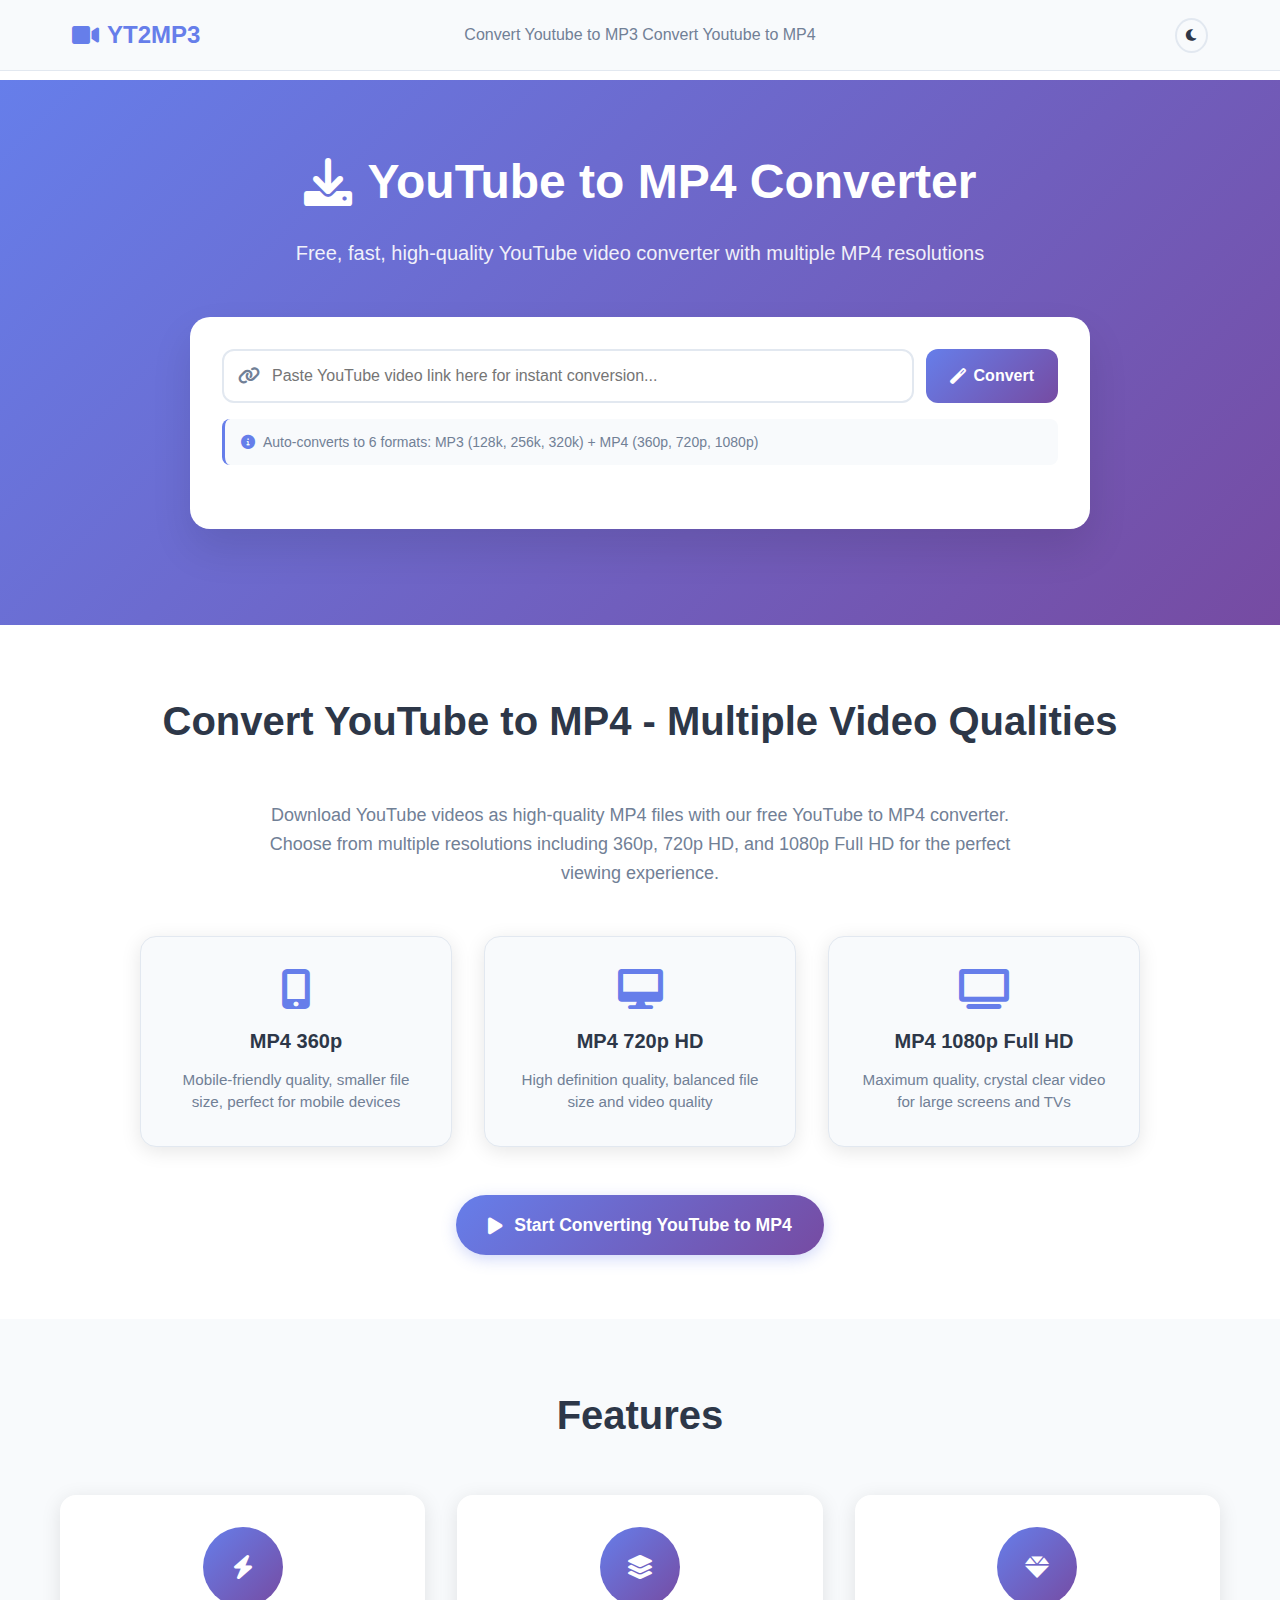
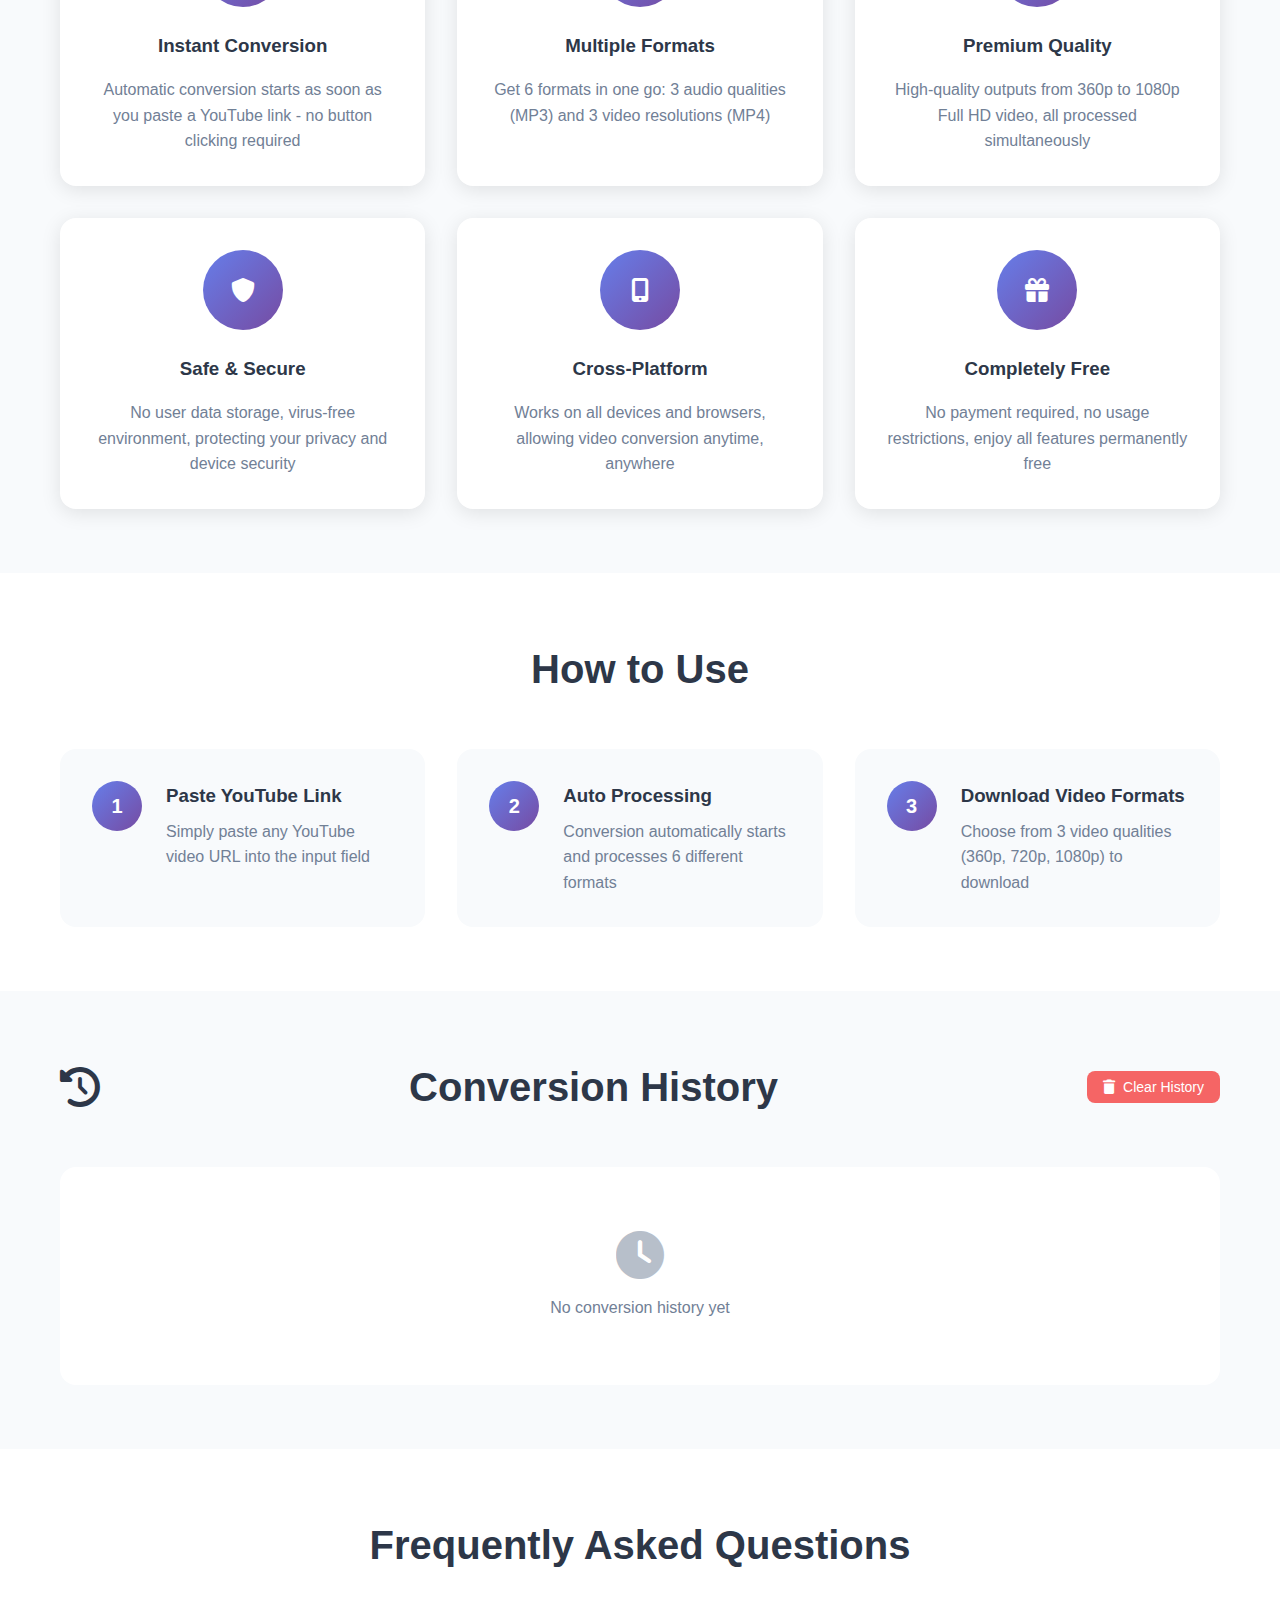
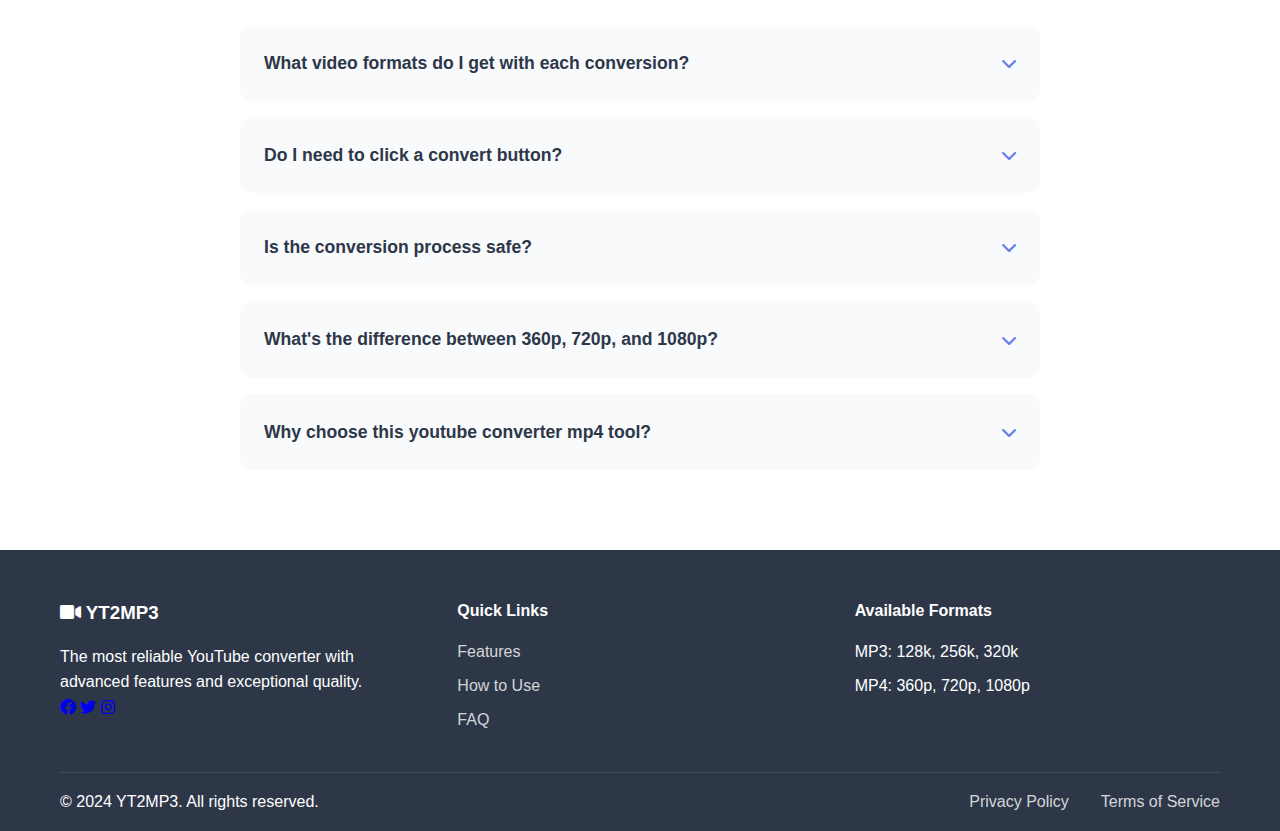
<file: deploy/mp4.html>
<!DOCTYPE html>
<html lang="en">
<head>
    <meta charset="UTF-8">
    <meta name="viewport" content="width=device-width, initial-scale=1.0">
    <title>YouTube to MP4 Converter - YT2MP3</title>
    <meta name="description" content="Convert YouTube videos to MP4 format easily. Fast, free, and high-quality video conversion with YT2MP3.">
    <meta name="keywords" content="YouTube to MP4, video converter, YouTube downloader, MP4 converter">
    <link rel="stylesheet" href="styles.css">
    <link rel="stylesheet" href="https://cdnjs.cloudflare.com/ajax/libs/font-awesome/6.0.0/css/all.min.css">
</head>
<body>
    <nav class="navbar">
        <div class="nav-container">
            <div class="nav-logo">
                <i class="fas fa-video"></i>
                <span>YT2MP3</span>
            </div>
            
            <div class="nav-menu">
                <div class="nav-links">
                    <a href="index.html" class="nav-link">Convert Youtube to MP3</a>
                    <a href="mp4.html" class="nav-link active">Convert Youtube to MP4</a>
                </div>
            </div>
            
            <button class="theme-toggle" onclick="toggleTheme()">
                <i class="fas fa-moon"></i>
            </button>
        </div>
    </nav>

    <!-- Main Content Area -->
    <main class="main-content">
        <!-- Hero Section -->
        <section class="hero-section">
            <div class="container">
                <h1 class="hero-title">
                    <i class="fas fa-download"></i>
                    YouTube to MP4 Converter
                </h1>
                <p class="hero-subtitle">Free, fast, high-quality YouTube video converter with multiple MP4 resolutions</p>
                
                <!-- Converter Main Interface -->
                <div class="converter-box">
                    <div class="input-section">
                        <!-- Smart Input Container -->
                        <div class="smart-input-container">
                            <div class="url-input-wrapper">
                                <input type="text" id="youtube-url" placeholder="Paste YouTube video link here for instant conversion..." class="url-input">
                                <div class="input-status" id="input-status">
                                    <i class="fas fa-link"></i>
                                </div>
                            </div>
                            <button class="convert-btn" onclick="startConversion()" id="convert-btn">
                                <i class="fas fa-magic"></i>
                                Convert
                            </button>
                        </div>
                        
                        <!-- Auto Conversion Info -->
                        <div class="auto-info">
                            <i class="fas fa-info-circle"></i>
                            <span>Auto-converts to 6 formats: MP3 (128k, 256k, 320k) + MP4 (360p, 720p, 1080p)</span>
                        </div>
                    </div>
                    
                    <!-- Progress Display -->
                    <div class="progress-section" id="progress-section" style="display: none;">
                        <div class="progress-info">
                            <img id="video-thumbnail" class="video-thumbnail" alt="Video thumbnail">
                            <div class="video-details">
                                <h3 id="video-title"></h3>
                                <p id="video-duration"></p>
                            </div>
                        </div>
                        <div class="overall-progress">
                            <div class="progress-bar-container">
                                <div class="progress-bar">
                                    <div class="progress-fill" id="progress-fill"></div>
                                </div>
                                <span class="progress-text" id="progress-text">0%</span>
                            </div>
                            <div class="conversion-status" id="conversion-status">Analyzing video...</div>
                        </div>
                    </div>
                    
                    <!-- Multi-Format Downloads -->
                    <div class="downloads-section" id="downloads-section" style="display: none;">
                        <h3 class="downloads-title">
                            <i class="fas fa-download"></i>
                            Available Downloads
                        </h3>
                        
                        <div class="formats-container">
                            <!-- Audio Downloads -->
                            <div class="format-group">
                                <h4 class="format-group-title">
                                    <i class="fas fa-music"></i>
                                    Audio Formats (MP3)
                                </h4>
                                <div class="downloads-grid" id="audio-downloads">
                                    <!-- Audio download items will be populated here -->
                                </div>
                            </div>
                            
                            <!-- Video Downloads -->
                            <div class="format-group">
                                <h4 class="format-group-title">
                                    <i class="fas fa-video"></i>
                                    Video Formats (MP4)
                                </h4>
                                <div class="downloads-grid" id="video-downloads">
                                    <!-- Video download items will be populated here -->
                                </div>
                            </div>
                        </div>
                    </div>
                </div>
            </div>
        </section>

        <!-- YouTube to MP4 Section -->
        <section id="youtube-to-mp4" class="converter-section">
            <div class="container">
                <h2 class="section-title">Convert YouTube to MP4 - Multiple Video Qualities</h2>
                <div class="converter-intro">
                    <p>Download YouTube videos as high-quality MP4 files with our free YouTube to MP4 converter. Choose from multiple resolutions including 360p, 720p HD, and 1080p Full HD for the perfect viewing experience.</p>
                    
                    <div class="format-highlights">
                        <div class="format-highlight">
                            <i class="fas fa-mobile-alt"></i>
                            <h3>MP4 360p</h3>
                            <p>Mobile-friendly quality, smaller file size, perfect for mobile devices</p>
                        </div>
                        <div class="format-highlight">
                            <i class="fas fa-desktop"></i>
                            <h3>MP4 720p HD</h3>
                            <p>High definition quality, balanced file size and video quality</p>
                        </div>
                        <div class="format-highlight">
                            <i class="fas fa-tv"></i>
                            <h3>MP4 1080p Full HD</h3>
                            <p>Maximum quality, crystal clear video for large screens and TVs</p>
                        </div>
                    </div>
                    
                    <div class="cta-section">
                        <a href="#" class="cta-btn" onclick="scrollToConverter(); return false;">
                            <i class="fas fa-play"></i>
                            Start Converting YouTube to MP4
                        </a>
                    </div>
                </div>
            </div>
        </section>

        <!-- Features Section -->
        <section id="features" class="features-section">
            <div class="container">
                <h2 class="section-title">Features</h2>
                <div class="features-grid">
                    <div class="feature-card">
                        <div class="feature-icon">
                            <i class="fas fa-bolt"></i>
                        </div>
                        <h3>Instant Conversion</h3>
                        <p>Automatic conversion starts as soon as you paste a YouTube link - no button clicking required</p>
                    </div>
                    
                    <div class="feature-card">
                        <div class="feature-icon">
                            <i class="fas fa-layer-group"></i>
                        </div>
                        <h3>Multiple Formats</h3>
                        <p>Get 6 formats in one go: 3 audio qualities (MP3) and 3 video resolutions (MP4)</p>
                    </div>
                    
                    <div class="feature-card">
                        <div class="feature-icon">
                            <i class="fas fa-gem"></i>
                        </div>
                        <h3>Premium Quality</h3>
                        <p>High-quality outputs from 360p to 1080p Full HD video, all processed simultaneously</p>
                    </div>
                    
                    <div class="feature-card">
                        <div class="feature-icon">
                            <i class="fas fa-shield-alt"></i>
                        </div>
                        <h3>Safe & Secure</h3>
                        <p>No user data storage, virus-free environment, protecting your privacy and device security</p>
                    </div>
                    
                    <div class="feature-card">
                        <div class="feature-icon">
                            <i class="fas fa-mobile-alt"></i>
                        </div>
                        <h3>Cross-Platform</h3>
                        <p>Works on all devices and browsers, allowing video conversion anytime, anywhere</p>
                    </div>
                    
                    <div class="feature-card">
                        <div class="feature-icon">
                            <i class="fas fa-gift"></i>
                        </div>
                        <h3>Completely Free</h3>
                        <p>No payment required, no usage restrictions, enjoy all features permanently free</p>
                    </div>
                </div>
            </div>
        </section>

        <!-- How to Use Section -->
        <section id="how-to-use" class="how-to-section">
            <div class="container">
                <h2 class="section-title">How to Use</h2>
                <div class="steps-container">
                    <div class="step">
                        <div class="step-number">1</div>
                        <div class="step-content">
                            <h3>Paste YouTube Link</h3>
                            <p>Simply paste any YouTube video URL into the input field</p>
                        </div>
                    </div>
                    
                    <div class="step">
                        <div class="step-number">2</div>
                        <div class="step-content">
                            <h3>Auto Processing</h3>
                            <p>Conversion automatically starts and processes 6 different formats</p>
                        </div>
                    </div>
                    
                    <div class="step">
                        <div class="step-number">3</div>
                        <div class="step-content">
                            <h3>Download Video Formats</h3>
                            <p>Choose from 3 video qualities (360p, 720p, 1080p) to download</p>
                        </div>
                    </div>
                </div>
            </div>
        </section>

        <!-- Conversion History -->
        <section class="history-section">
            <div class="container">
                <h2 class="section-title">
                    <i class="fas fa-history"></i>
                    Conversion History
                    <button class="clear-history-btn" onclick="clearHistory()">
                        <i class="fas fa-trash"></i>
                        Clear History
                    </button>
                </h2>
                <div class="history-container" id="history-container">
                    <div class="empty-history">
                        <i class="fas fa-clock"></i>
                        <p>No conversion history yet</p>
                    </div>
                </div>
            </div>
        </section>

        <!-- FAQ Section -->
        <section id="faq" class="faq-section">
            <div class="container">
                <h2 class="section-title">Frequently Asked Questions</h2>
                <div class="faq-container">
                    <div class="faq-item">
                        <div class="faq-question" onclick="toggleFaq(this)">
                            <h3>What video formats do I get with each conversion?</h3>
                            <i class="fas fa-chevron-down"></i>
                        </div>
                        <div class="faq-answer">
                            <p>Each conversion automatically generates 6 files: 3 MP3 audio files (128kbps, 256kbps, 320kbps) and 3 MP4 video files (360p, 720p, 1080p).</p>
                        </div>
                    </div>
                    
                    <div class="faq-item">
                        <div class="faq-question" onclick="toggleFaq(this)">
                            <h3>Do I need to click a convert button?</h3>
                            <i class="fas fa-chevron-down"></i>
                        </div>
                        <div class="faq-answer">
                            <p>No! Conversion starts automatically when you paste a valid YouTube URL. The convert button is there as backup if auto-conversion doesn't trigger.</p>
                        </div>
                    </div>
                    
                    <div class="faq-item">
                        <div class="faq-question" onclick="toggleFaq(this)">
                            <h3>Is the conversion process safe?</h3>
                            <i class="fas fa-chevron-down"></i>
                        </div>
                        <div class="faq-answer">
                            <p>Absolutely safe. We do not save any of your personal information or converted files. All processing is done in a secure environment with no virus threats.</p>
                        </div>
                    </div>
                    
                    <div class="faq-item">
                        <div class="faq-question" onclick="toggleFaq(this)">
                            <h3>What's the difference between 360p, 720p, and 1080p?</h3>
                            <i class="fas fa-chevron-down"></i>
                        </div>
                        <div class="faq-answer">
                            <p>360p is mobile-friendly with smaller file size, 720p offers HD quality perfect for most viewing, and 1080p provides Full HD quality for large screens and maximum clarity.</p>
                        </div>
                    </div>
                    
                    <div class="faq-item">
                        <div class="faq-question" onclick="toggleFaq(this)">
                            <h3>Why choose this youtube converter mp4 tool?</h3>
                            <i class="fas fa-chevron-down"></i>
                        </div>
                        <div class="faq-answer">
                            <p>Our youtube converter mp4 offers superior quality, multiple resolution options, and the fastest conversion speeds available online.</p>
                        </div>
                    </div>
                </div>
            </div>
        </section>
    </main>

    <!-- Footer -->
    <footer class="footer">
        <div class="container">
            <div class="footer-content">
                <div class="footer-section">
                    <h3><i class="fas fa-video"></i> YT2MP3</h3>
                    <p>The most reliable YouTube converter with advanced features and exceptional quality.</p>
                    <div class="social-links">
                        <a href="#"><i class="fab fa-facebook"></i></a>
                        <a href="#"><i class="fab fa-twitter"></i></a>
                        <a href="#"><i class="fab fa-instagram"></i></a>
                    </div>
                </div>
                
                <div class="footer-section">
                    <h4>Quick Links</h4>
                    <ul>
                        <li><a href="#features">Features</a></li>
                        <li><a href="#how-to-use">How to Use</a></li>
                        <li><a href="#faq">FAQ</a></li>
                    </ul>
                </div>
                
                <div class="footer-section">
                    <h4>Available Formats</h4>
                    <ul>
                        <li>MP3: 128k, 256k, 320k</li>
                        <li>MP4: 360p, 720p, 1080p</li>
                    </ul>
                </div>
            </div>
            
            <div class="footer-bottom">
                <p>&copy; 2024 YT2MP3. All rights reserved.</p>
                <div class="footer-links">
                    <a href="#privacy">Privacy Policy</a>
                    <a href="#terms">Terms of Service</a>
                </div>
            </div>
        </div>
    </footer>

    <!-- Notification Messages -->
    <div class="notification" id="notification"></div>

    <!-- Script Files -->
    <script src="script.js"></script>
</body>
</html>
</file>
<file: styles.css>
﻿/* 全局样式重置 */
* {
    margin: 0;
    padding: 0;
    box-sizing: border-box;
}

/* CSS 变量定义 */
:root {
    /* 亮色主题 */
    --primary-color: #667eea;
    --primary-dark: #5a6fd8;
    --secondary-color: #764ba2;
    --accent-color: #f093fb;
    --bg-color: #ffffff;
    --surface-color: #f8fafc;
    --text-primary: #2d3748;
    --text-secondary: #718096;
    --border-color: #e2e8f0;
    --shadow-color: rgba(0, 0, 0, 0.1);
    --gradient-primary: linear-gradient(135deg, #667eea 0%, #764ba2 100%);
    --gradient-secondary: linear-gradient(135deg, #f093fb 0%, #f5576c 100%);
    --success-color: #48bb78;
    --warning-color: #ed8936;
    --error-color: #f56565;
}

/* 深色主题 */
[data-theme="dark"] {
    --bg-color: #1a202c;
    --surface-color: #2d3748;
    --text-primary: #f7fafc;
    --text-secondary: #a0aec0;
    --border-color: #4a5568;
    --shadow-color: rgba(0, 0, 0, 0.3);
}

/* 基础样式 */
body {
    font-family: 'Inter', -apple-system, BlinkMacSystemFont, 'Segoe UI', Roboto, sans-serif;
    line-height: 1.6;
    color: var(--text-primary);
    background-color: var(--bg-color);
    transition: all 0.3s ease;
}

.container {
    max-width: 1200px;
    margin: 0 auto;
    padding: 0 20px;
}

/* 导航栏 */
.navbar {
    background: var(--surface-color);
    backdrop-filter: blur(10px);
    border-bottom: 1px solid var(--border-color);
    position: fixed;
    top: 0;
    width: 100%;
    z-index: 1000;
    transition: all 0.3s ease;
}

.nav-container {
    display: flex;
    justify-content: space-between;
    align-items: center;
    padding: 1rem 2rem;
    max-width: 1200px;
    margin: 0 auto;
    position: relative;
}

.nav-logo {
    display: flex;
    align-items: center;
    gap: 0.5rem;
    font-size: 1.5rem;
    font-weight: 700;
    color: var(--primary-color);
}

.nav-menu {
    display: flex;
    align-items: center;
    gap: 2rem;
    position: absolute;
    left: 50%;
    transform: translateX(-50%);
}

.nav-menu a {
    text-decoration: none;
    color: var(--text-secondary);
    font-weight: 500;
    transition: color 0.3s ease;
    white-space: nowrap;
}

.nav-menu a:hover {
    color: var(--primary-color);
}

.theme-toggle {
    background: none;
    border: 2px solid var(--border-color);
    color: var(--text-primary);
    padding: 0.5rem;
    border-radius: 50%;
    cursor: pointer;
    transition: all 0.3s ease;
    position: absolute;
    right: 2rem;
}

.theme-toggle:hover {
    border-color: var(--primary-color);
    color: var(--primary-color);
}

.nav-mobile-toggle {
    display: none;
    cursor: pointer;
    font-size: 1.5rem;
}

/* 主要内容 */
.main-content {
    margin-top: 80px;
}

/* 英雄区域 */
.hero-section {
    background: var(--gradient-primary);
    color: white;
    padding: 4rem 0;
    text-align: center;
}

.hero-title {
    font-size: 3rem;
    font-weight: 700;
    margin-bottom: 1rem;
    display: flex;
    align-items: center;
    justify-content: center;
    gap: 1rem;
}

.hero-subtitle {
    font-size: 1.25rem;
    margin-bottom: 3rem;
    opacity: 0.9;
}

/* 转换器盒子 */
.converter-box {
    background: white;
    border-radius: 20px;
    padding: 2rem;
    box-shadow: 0 20px 40px var(--shadow-color);
    max-width: 900px;
    margin: 0 auto 2rem;
}

[data-theme="dark"] .converter-box {
    background: var(--surface-color);
}

.input-section {
    margin-bottom: 2rem;
}

/* 智能输入容器 */
.smart-input-container {
    display: flex;
    gap: 0.75rem;
    margin-bottom: 1rem;
    align-items: stretch;
}

/* 格式选择区域 */
.format-selection {
    display: flex;
    align-items: center;
}

.format-toggle {
    display: flex;
    background: var(--surface-color);
    border-radius: 10px;
    border: 2px solid var(--border-color);
    overflow: hidden;
}

.format-btn {
    padding: 0.5rem 0.75rem;
    border: none;
    background: transparent;
    color: var(--text-secondary);
    cursor: pointer;
    transition: all 0.3s ease;
    display: flex;
    flex-direction: column;
    align-items: center;
    gap: 0.2rem;
    min-width: 60px;
    text-align: center;
}

.format-btn span {
    font-weight: 600;
    font-size: 0.85rem;
}

.format-btn i {
    font-size: 1rem;
    margin-bottom: 0.1rem;
}

.format-btn:hover {
    background: var(--primary-color);
    color: white;
}

.format-btn.active {
    background: var(--primary-color);
    color: white;
}

.format-btn.active small {
    opacity: 1;
}

.url-input-wrapper {
    flex: 1;
    position: relative;
    display: flex;
    align-items: center;
}

.url-input {
    width: 100%;
    padding: 1rem 1rem 1rem 3rem;
    border: 2px solid var(--border-color);
    border-radius: 12px;
    font-size: 1rem;
    background: var(--bg-color);
    color: var(--text-primary);
    transition: all 0.3s ease;
}

.url-input:focus {
    outline: none;
    border-color: var(--primary-color);
    box-shadow: 0 0 0 3px rgba(102, 126, 234, 0.1);
}

.input-status {
    position: absolute;
    left: 1rem;
    color: var(--text-secondary);
    font-size: 1.1rem;
    transition: all 0.3s ease;
}

.input-status.valid {
    color: var(--success-color);
}

.input-status.invalid {
    color: var(--error-color);
}

.input-status.processing {
    color: var(--warning-color);
    animation: pulse 1.5s infinite;
}

.convert-btn {
    padding: 1rem 1.5rem;
    border: none;
    border-radius: 12px;
    cursor: pointer;
    transition: all 0.3s ease;
    display: flex;
    align-items: center;
    justify-content: center;
    gap: 0.5rem;
    background: var(--gradient-primary);
    color: white;
    font-weight: 600;
    font-size: 1rem;
    white-space: nowrap;
}

.convert-btn:hover {
    transform: translateY(-2px);
    box-shadow: 0 5px 15px rgba(102, 126, 234, 0.3);
}

/* 自动转换信息 */
.auto-info {
    display: flex;
    align-items: center;
    gap: 0.5rem;
    padding: 0.75rem 1rem;
    background: var(--surface-color);
    border-radius: 8px;
    color: var(--text-secondary);
    font-size: 0.875rem;
    border-left: 3px solid var(--primary-color);
}

.auto-info i {
    color: var(--primary-color);
}

/* 进度区域 */
.progress-section {
    margin-top: 2rem;
    padding: 1.5rem;
    background: var(--surface-color);
    border-radius: 12px;
    border: 1px solid var(--border-color);
}

.progress-info {
    display: flex;
    align-items: center;
    gap: 1rem;
    margin-bottom: 1.5rem;
}

.video-thumbnail {
    width: 80px;
    height: 60px;
    border-radius: 8px;
    object-fit: cover;
}

.video-details h3 {
    font-size: 1.1rem;
    margin-bottom: 0.25rem;
    color: var(--text-primary);
}

.video-details p {
    color: var(--text-secondary);
    font-size: 0.875rem;
}

.overall-progress {
    background: var(--bg-color);
    padding: 1rem;
    border-radius: 8px;
}

.progress-bar-container {
    display: flex;
    align-items: center;
    gap: 1rem;
    margin-bottom: 0.5rem;
}

.progress-bar {
    flex: 1;
    height: 10px;
    background: var(--border-color);
    border-radius: 5px;
    overflow: hidden;
}

.progress-fill {
    height: 100%;
    background: var(--gradient-primary);
    width: 0%;
    transition: width 0.3s ease;
}

.progress-text {
    font-weight: 600;
    color: var(--primary-color);
    min-width: 50px;
    font-size: 0.9rem;
}

.conversion-status {
    color: var(--text-secondary);
    font-size: 0.875rem;
    text-align: center;
}

/* 多格式下载区域 */
.downloads-section {
    margin-top: 2rem;
    padding: 2rem;
    background: var(--surface-color);
    border-radius: 12px;
    border: 1px solid var(--border-color);
}

.downloads-title {
    display: flex;
    align-items: center;
    gap: 0.5rem;
    margin-bottom: 1.5rem;
    color: var(--text-primary);
    font-size: 1.25rem;
}

.formats-container {
    display: grid;
    grid-template-columns: 1fr 1fr;
    gap: 2rem;
}

.format-group {
    margin-bottom: 0;
}

.format-group-title {
    display: flex;
    align-items: center;
    gap: 0.5rem;
    margin-bottom: 1rem;
    color: var(--text-primary);
    font-size: 1.1rem;
}

.downloads-grid {
    display: flex;
    flex-direction: column;
    gap: 0.75rem;
}

.download-item {
    background: var(--bg-color);
    border: 1px solid var(--border-color);
    border-radius: 8px;
    padding: 1rem;
    display: flex;
    justify-content: space-between;
    align-items: center;
    transition: all 0.3s ease;
}

.download-item:hover {
    border-color: var(--primary-color);
    box-shadow: 0 2px 8px var(--shadow-color);
}

.download-info {
    display: flex;
    align-items: center;
    gap: 0.75rem;
    flex: 1;
}

.download-info .format-icon {
    width: 40px;
    height: 40px;
    border-radius: 6px;
    display: flex;
    align-items: center;
    justify-content: center;
    font-size: 1.1rem;
    color: white;
}

.download-info .format-icon.audio {
    background: var(--gradient-primary);
}

.download-info .format-icon.video {
    background: var(--gradient-secondary);
}

.file-details {
    display: flex;
    flex-direction: column;
}

.file-name {
    font-weight: 600;
    color: var(--text-primary);
    font-size: 0.9rem;
}

.file-size {
    color: var(--text-secondary);
    font-size: 0.8rem;
}

.download-btn {
    padding: 0.6rem 1rem;
    background: var(--success-color);
    color: white;
    border: none;
    border-radius: 6px;
    font-weight: 600;
    cursor: pointer;
    display: flex;
    align-items: center;
    gap: 0.5rem;
    transition: all 0.3s ease;
    font-size: 0.85rem;
}

.download-btn:hover {
    transform: translateY(-2px);
    box-shadow: 0 4px 12px rgba(72, 187, 120, 0.3);
}

.download-btn:disabled {
    background: var(--border-color);
    color: var(--text-secondary);
    cursor: not-allowed;
    transform: none;
}

/* 功能特色区域 */
.features-section {
    padding: 4rem 0;
    background: var(--surface-color);
}

.section-title {
    text-align: center;
    font-size: 2.5rem;
    font-weight: 700;
    margin-bottom: 3rem;
    color: var(--text-primary);
}

.features-grid {
    display: grid;
    grid-template-columns: repeat(auto-fit, minmax(300px, 1fr));
    gap: 2rem;
}

.feature-card {
    background: var(--bg-color);
    padding: 2rem;
    border-radius: 16px;
    text-align: center;
    box-shadow: 0 4px 20px var(--shadow-color);
    transition: all 0.3s ease;
}

.feature-card:hover {
    transform: translateY(-5px);
    box-shadow: 0 10px 30px var(--shadow-color);
}

.feature-icon {
    width: 80px;
    height: 80px;
    margin: 0 auto 1.5rem;
    background: var(--gradient-primary);
    border-radius: 50%;
    display: flex;
    align-items: center;
    justify-content: center;
    color: white;
    font-size: 1.5rem;
}

.feature-card h3 {
    margin-bottom: 1rem;
    color: var(--text-primary);
}

.feature-card p {
    color: var(--text-secondary);
    line-height: 1.6;
}

/* 使用方法区域 */
.how-to-section {
    padding: 4rem 0;
}

.steps-container {
    display: grid;
    grid-template-columns: repeat(auto-fit, minmax(300px, 1fr));
    gap: 2rem;
    margin-top: 3rem;
}

.step {
    display: flex;
    align-items: flex-start;
    gap: 1.5rem;
    padding: 2rem;
    background: var(--surface-color);
    border-radius: 16px;
}

.step-number {
    width: 50px;
    height: 50px;
    background: var(--gradient-primary);
    color: white;
    border-radius: 50%;
    display: flex;
    align-items: center;
    justify-content: center;
    font-size: 1.25rem;
    font-weight: 700;
    flex-shrink: 0;
}

.step-content h3 {
    margin-bottom: 0.5rem;
    color: var(--text-primary);
}

.step-content p {
    color: var(--text-secondary);
}

/* 历史记录区域 */
.history-section {
    padding: 4rem 0;
    background: var(--surface-color);
}

.history-section .section-title {
    display: flex;
    justify-content: space-between;
    align-items: center;
    text-align: left;
}

.clear-history-btn {
    background: var(--error-color);
    color: white;
    border: none;
    padding: 0.5rem 1rem;
    border-radius: 8px;
    cursor: pointer;
    display: flex;
    align-items: center;
    gap: 0.5rem;
    font-size: 0.875rem;
    transition: all 0.3s ease;
}

.clear-history-btn:hover {
    transform: translateY(-2px);
    box-shadow: 0 5px 15px rgba(245, 101, 101, 0.3);
}

.history-container {
    background: var(--bg-color);
    border-radius: 16px;
    padding: 2rem;
    min-height: 200px;
}

.empty-history {
    text-align: center;
    color: var(--text-secondary);
    padding: 2rem;
}

.empty-history i {
    font-size: 3rem;
    margin-bottom: 1rem;
    opacity: 0.5;
}

/* FAQ区域 */
.faq-section {
    padding: 4rem 0;
}

.faq-container {
    max-width: 800px;
    margin: 0 auto;
}

.faq-item {
    background: var(--surface-color);
    border-radius: 12px;
    margin-bottom: 1rem;
    overflow: hidden;
}

.faq-question {
    padding: 1.5rem;
    cursor: pointer;
    display: flex;
    justify-content: space-between;
    align-items: center;
    transition: all 0.3s ease;
}

.faq-question:hover {
    background: var(--border-color);
}

.faq-question h3 {
    color: var(--text-primary);
    font-size: 1.1rem;
}

.faq-question i {
    color: var(--primary-color);
    transition: transform 0.3s ease;
}

.faq-item.active .faq-question i {
    transform: rotate(180deg);
}

.faq-answer {
    padding: 0 1.5rem;
    max-height: 0;
    overflow: hidden;
    transition: all 0.3s ease;
}

.faq-item.active .faq-answer {
    padding: 0 1.5rem 1.5rem;
    max-height: 200px;
}

.faq-answer p {
    color: var(--text-secondary);
    line-height: 1.6;
}

/* 页脚 */
.footer {
    background: var(--text-primary);
    color: white;
    padding: 3rem 0 1rem;
}

.footer-content {
    display: grid;
    grid-template-columns: repeat(auto-fit, minmax(250px, 1fr));
    gap: 2rem;
    margin-bottom: 2rem;
}

.footer-section h3, .footer-section h4 {
    margin-bottom: 1rem;
}

.footer-section ul {
    list-style: none;
}

.footer-section ul li {
    margin-bottom: 0.5rem;
}

.footer-section ul li a {
    color: rgba(255, 255, 255, 0.8);
    text-decoration: none;
    transition: color 0.3s ease;
}

.footer-section ul li a:hover {
    color: white;
}

.footer-bottom {
    border-top: 1px solid rgba(255, 255, 255, 0.1);
    padding-top: 1rem;
    display: flex;
    justify-content: space-between;
    align-items: center;
}

.footer-links {
    display: flex;
    gap: 2rem;
}

.footer-links a {
    color: rgba(255, 255, 255, 0.8);
    text-decoration: none;
    transition: color 0.3s ease;
}

.footer-links a:hover {
    color: white;
}

/* 通知消息 */
.notification {
    position: fixed;
    top: 100px;
    right: 20px;
    background: var(--success-color);
    color: white;
    padding: 1rem 1.5rem;
    border-radius: 8px;
    box-shadow: 0 5px 15px rgba(0, 0, 0, 0.2);
    transform: translateX(400px);
    transition: transform 0.3s ease;
    z-index: 1001;
}

.notification.show {
    transform: translateX(0);
}

.notification.error {
    background: var(--error-color);
}

.notification.warning {
    background: var(--warning-color);
}

/* 响应式设计 */
@media (max-width: 768px) {
    .nav-menu {
        display: none;
        position: static;
        transform: none;
        left: auto;
    }
    
    .nav-menu.mobile-active {
        display: flex;
        position: absolute;
        top: 100%;
        left: 0;
        right: 0;
        background: var(--surface-color);
        flex-direction: column;
        padding: 1rem;
        box-shadow: 0 4px 20px var(--shadow-color);
        border-top: 1px solid var(--border-color);
        gap: 1rem;
        transform: none;
    }
    
    .nav-mobile-toggle {
        display: block;
    }
    
    .theme-toggle {
        position: static;
        right: auto;
    }
    
    .hero-title {
        font-size: 2rem;
    }
    
    .converter-box, .batch-converter {
        margin: 1rem;
        padding: 1.5rem;
    }
    
    .smart-input-container {
        flex-direction: column;
        gap: 1rem;
    }
    
    .format-selection {
        order: 2;
        justify-content: center;
    }
    
    .format-toggle {
        width: 100%;
        max-width: 200px;
    }
    
    .format-btn {
        flex: 1;
        min-width: 70px;
    }
    
    .convert-btn {
        width: 100%;
        justify-content: center;
    }
    
    .downloads-grid {
        grid-template-columns: 1fr;
    }
    
    .formats-container {
        grid-template-columns: 1fr;
        gap: 1.5rem;
    }
    
    .format-highlights {
        grid-template-columns: 1fr;
        gap: 1.5rem;
    }
    
    .converter-intro p {
        font-size: 1rem;
    }
    
    .cta-btn {
        padding: 0.875rem 1.5rem;
        font-size: 1rem;
    }
    
    .features-grid {
        grid-template-columns: 1fr;
    }
    
    .steps-container {
        grid-template-columns: 1fr;
    }
    
    .footer-bottom {
        flex-direction: column;
        gap: 1rem;
        text-align: center;
    }
    
    .history-section .section-title {
        flex-direction: column;
        gap: 1rem;
        text-align: center;
    }
}

@media (max-width: 480px) {
    .container {
        padding: 0 15px;
    }
    
    .nav-container {
        padding: 1rem;
    }
    
    .hero-section {
        padding: 2rem 0;
    }
    
    .hero-title {
        font-size: 1.75rem;
        flex-direction: column;
        gap: 0.5rem;
    }
    
    .hero-subtitle {
        font-size: 1rem;
    }
    
    .download-item {
        flex-direction: column;
        gap: 1rem;
        text-align: center;
    }
    
    .download-btn {
        width: 100%;
        justify-content: center;
    }
}

/* 动画效果 */
@keyframes fadeInUp {
    from {
        opacity: 0;
        transform: translateY(30px);
    }
    to {
        opacity: 1;
        transform: translateY(0);
    }
}

@keyframes pulse {
    0%, 100% {
        transform: scale(1);
    }
    50% {
        transform: scale(1.05);
    }
}

.fade-in-up {
    animation: fadeInUp 0.6s ease forwards;
}

.pulse {
    animation: pulse 2s infinite;
}

/* 滚动行为 */
html {
    scroll-behavior: smooth;
}

/* 自定义滚动条 */
::-webkit-scrollbar {
    width: 8px;
}

::-webkit-scrollbar-track {
    background: var(--surface-color);
}

::-webkit-scrollbar-thumb {
    background: var(--primary-color);
    border-radius: 4px;
}

::-webkit-scrollbar-thumb:hover {
    background: var(--primary-dark);
}

/* 转换器专门页面区域 */
.converter-section {
    padding: 4rem 0;
    background: var(--bg-color);
}

.converter-section.alt-bg {
    background: var(--surface-color);
}

.converter-intro {
    max-width: 1000px;
    margin: 0 auto;
    text-align: center;
}

.converter-intro p {
    font-size: 1.125rem;
    color: var(--text-secondary);
    line-height: 1.6;
    margin-bottom: 3rem;
    max-width: 800px;
    margin-left: auto;
    margin-right: auto;
}

.format-highlights {
    display: grid;
    grid-template-columns: repeat(auto-fit, minmax(280px, 1fr));
    gap: 2rem;
    margin-bottom: 3rem;
}

.format-highlight {
    background: var(--surface-color);
    padding: 2rem;
    border-radius: 16px;
    text-align: center;
    box-shadow: 0 4px 20px var(--shadow-color);
    transition: all 0.3s ease;
    border: 1px solid var(--border-color);
}

.converter-section.alt-bg .format-highlight {
    background: var(--bg-color);
}

.format-highlight:hover {
    transform: translateY(-5px);
    box-shadow: 0 10px 30px var(--shadow-color);
}

.format-highlight i {
    font-size: 2.5rem;
    color: var(--primary-color);
    margin-bottom: 1rem;
    display: block;
}

.format-highlight h3 {
    color: var(--text-primary);
    margin-bottom: 0.75rem;
    font-size: 1.25rem;
}

.format-highlight p {
    color: var(--text-secondary);
    font-size: 0.95rem;
    line-height: 1.5;
    margin: 0;
}

.cta-section {
    text-align: center;
}

.cta-btn {
    display: inline-flex;
    align-items: center;
    gap: 0.75rem;
    background: var(--gradient-primary);
    color: white;
    text-decoration: none;
    padding: 1rem 2rem;
    border-radius: 50px;
    font-weight: 600;
    font-size: 1.1rem;
    transition: all 0.3s ease;
    box-shadow: 0 4px 15px rgba(102, 126, 234, 0.3);
}

.cta-btn:hover {
    transform: translateY(-3px);
    box-shadow: 0 8px 25px rgba(102, 126, 234, 0.4);
    text-decoration: none;
    color: white;
}

.cta-btn i {
    font-size: 1.2rem;
}

/* 中等屏幕优化 */
@media (max-width: 1024px) {
    .nav-menu {
        gap: 1.5rem;
    }
    
    .nav-menu a {
        font-size: 0.9rem;
    }
}
</file>
<file: deploy/styles.css>
﻿/* 全局样式重置 */
* {
    margin: 0;
    padding: 0;
    box-sizing: border-box;
}

/* CSS 变量定义 */
:root {
    /* 亮色主题 */
    --primary-color: #667eea;
    --primary-dark: #5a6fd8;
    --secondary-color: #764ba2;
    --accent-color: #f093fb;
    --bg-color: #ffffff;
    --surface-color: #f8fafc;
    --text-primary: #2d3748;
    --text-secondary: #718096;
    --border-color: #e2e8f0;
    --shadow-color: rgba(0, 0, 0, 0.1);
    --gradient-primary: linear-gradient(135deg, #667eea 0%, #764ba2 100%);
    --gradient-secondary: linear-gradient(135deg, #f093fb 0%, #f5576c 100%);
    --success-color: #48bb78;
    --warning-color: #ed8936;
    --error-color: #f56565;
}

/* 深色主题 */
[data-theme="dark"] {
    --bg-color: #1a202c;
    --surface-color: #2d3748;
    --text-primary: #f7fafc;
    --text-secondary: #a0aec0;
    --border-color: #4a5568;
    --shadow-color: rgba(0, 0, 0, 0.3);
}

/* 基础样式 */
body {
    font-family: 'Inter', -apple-system, BlinkMacSystemFont, 'Segoe UI', Roboto, sans-serif;
    line-height: 1.6;
    color: var(--text-primary);
    background-color: var(--bg-color);
    transition: all 0.3s ease;
}

.container {
    max-width: 1200px;
    margin: 0 auto;
    padding: 0 20px;
}

/* 导航栏 */
.navbar {
    background: var(--surface-color);
    backdrop-filter: blur(10px);
    border-bottom: 1px solid var(--border-color);
    position: fixed;
    top: 0;
    width: 100%;
    z-index: 1000;
    transition: all 0.3s ease;
}

.nav-container {
    display: flex;
    justify-content: space-between;
    align-items: center;
    padding: 1rem 2rem;
    max-width: 1200px;
    margin: 0 auto;
    position: relative;
}

.nav-logo {
    display: flex;
    align-items: center;
    gap: 0.5rem;
    font-size: 1.5rem;
    font-weight: 700;
    color: var(--primary-color);
}

.nav-menu {
    display: flex;
    align-items: center;
    gap: 2rem;
    position: absolute;
    left: 50%;
    transform: translateX(-50%);
}

.nav-menu a {
    text-decoration: none;
    color: var(--text-secondary);
    font-weight: 500;
    transition: color 0.3s ease;
    white-space: nowrap;
}

.nav-menu a:hover {
    color: var(--primary-color);
}

.theme-toggle {
    background: none;
    border: 2px solid var(--border-color);
    color: var(--text-primary);
    padding: 0.5rem;
    border-radius: 50%;
    cursor: pointer;
    transition: all 0.3s ease;
    position: absolute;
    right: 2rem;
}

.theme-toggle:hover {
    border-color: var(--primary-color);
    color: var(--primary-color);
}

.nav-mobile-toggle {
    display: none;
    cursor: pointer;
    font-size: 1.5rem;
}

/* 主要内容 */
.main-content {
    margin-top: 80px;
}

/* 英雄区域 */
.hero-section {
    background: var(--gradient-primary);
    color: white;
    padding: 4rem 0;
    text-align: center;
}

.hero-title {
    font-size: 3rem;
    font-weight: 700;
    margin-bottom: 1rem;
    display: flex;
    align-items: center;
    justify-content: center;
    gap: 1rem;
}

.hero-subtitle {
    font-size: 1.25rem;
    margin-bottom: 3rem;
    opacity: 0.9;
}

/* 转换器盒子 */
.converter-box {
    background: white;
    border-radius: 20px;
    padding: 2rem;
    box-shadow: 0 20px 40px var(--shadow-color);
    max-width: 900px;
    margin: 0 auto 2rem;
}

[data-theme="dark"] .converter-box {
    background: var(--surface-color);
}

.input-section {
    margin-bottom: 2rem;
}

/* 智能输入容器 */
.smart-input-container {
    display: flex;
    gap: 0.75rem;
    margin-bottom: 1rem;
    align-items: stretch;
}

.url-input-wrapper {
    flex: 1;
    position: relative;
    display: flex;
    align-items: center;
}

.url-input {
    width: 100%;
    padding: 1rem 1rem 1rem 3rem;
    border: 2px solid var(--border-color);
    border-radius: 12px;
    font-size: 1rem;
    background: var(--bg-color);
    color: var(--text-primary);
    transition: all 0.3s ease;
}

.url-input:focus {
    outline: none;
    border-color: var(--primary-color);
    box-shadow: 0 0 0 3px rgba(102, 126, 234, 0.1);
}

.input-status {
    position: absolute;
    left: 1rem;
    color: var(--text-secondary);
    font-size: 1.1rem;
    transition: all 0.3s ease;
}

.input-status.valid {
    color: var(--success-color);
}

.input-status.invalid {
    color: var(--error-color);
}

.input-status.processing {
    color: var(--warning-color);
    animation: pulse 1.5s infinite;
}

.convert-btn {
    padding: 1rem 1.5rem;
    border: none;
    border-radius: 12px;
    cursor: pointer;
    transition: all 0.3s ease;
    display: flex;
    align-items: center;
    justify-content: center;
    gap: 0.5rem;
    background: var(--gradient-primary);
    color: white;
    font-weight: 600;
    font-size: 1rem;
    white-space: nowrap;
}

.convert-btn:hover {
    transform: translateY(-2px);
    box-shadow: 0 5px 15px rgba(102, 126, 234, 0.3);
}

/* 自动转换信息 */
.auto-info {
    display: flex;
    align-items: center;
    gap: 0.5rem;
    padding: 0.75rem 1rem;
    background: var(--surface-color);
    border-radius: 8px;
    color: var(--text-secondary);
    font-size: 0.875rem;
    border-left: 3px solid var(--primary-color);
}

.auto-info i {
    color: var(--primary-color);
}

/* 进度区域 */
.progress-section {
    margin-top: 2rem;
    padding: 1.5rem;
    background: var(--surface-color);
    border-radius: 12px;
    border: 1px solid var(--border-color);
}

.progress-info {
    display: flex;
    align-items: center;
    gap: 1rem;
    margin-bottom: 1.5rem;
}

.video-thumbnail {
    width: 80px;
    height: 60px;
    border-radius: 8px;
    object-fit: cover;
}

.video-details h3 {
    font-size: 1.1rem;
    margin-bottom: 0.25rem;
    color: var(--text-primary);
}

.video-details p {
    color: var(--text-secondary);
    font-size: 0.875rem;
}

.overall-progress {
    background: var(--bg-color);
    padding: 1rem;
    border-radius: 8px;
}

.progress-bar-container {
    display: flex;
    align-items: center;
    gap: 1rem;
    margin-bottom: 0.5rem;
}

.progress-bar {
    flex: 1;
    height: 10px;
    background: var(--border-color);
    border-radius: 5px;
    overflow: hidden;
}

.progress-fill {
    height: 100%;
    background: var(--gradient-primary);
    width: 0%;
    transition: width 0.3s ease;
}

.progress-text {
    font-weight: 600;
    color: var(--primary-color);
    min-width: 50px;
    font-size: 0.9rem;
}

.conversion-status {
    color: var(--text-secondary);
    font-size: 0.875rem;
    text-align: center;
}

/* 多格式下载区域 */
.downloads-section {
    margin-top: 2rem;
    padding: 2rem;
    background: var(--surface-color);
    border-radius: 12px;
    border: 1px solid var(--border-color);
}

.downloads-title {
    display: flex;
    align-items: center;
    gap: 0.5rem;
    margin-bottom: 1.5rem;
    color: var(--text-primary);
    font-size: 1.25rem;
}

.formats-container {
    display: grid;
    grid-template-columns: 1fr 1fr;
    gap: 2rem;
}

.format-group {
    margin-bottom: 0;
}

.format-group-title {
    display: flex;
    align-items: center;
    gap: 0.5rem;
    margin-bottom: 1rem;
    color: var(--text-primary);
    font-size: 1.1rem;
}

.downloads-grid {
    display: flex;
    flex-direction: column;
    gap: 0.75rem;
}

.download-item {
    background: var(--bg-color);
    border: 1px solid var(--border-color);
    border-radius: 8px;
    padding: 1rem;
    display: flex;
    justify-content: space-between;
    align-items: center;
    transition: all 0.3s ease;
}

.download-item:hover {
    border-color: var(--primary-color);
    box-shadow: 0 2px 8px var(--shadow-color);
}

.download-info {
    display: flex;
    align-items: center;
    gap: 0.75rem;
    flex: 1;
}

.download-info .format-icon {
    width: 40px;
    height: 40px;
    border-radius: 6px;
    display: flex;
    align-items: center;
    justify-content: center;
    font-size: 1.1rem;
    color: white;
}

.download-info .format-icon.audio {
    background: var(--gradient-primary);
}

.download-info .format-icon.video {
    background: var(--gradient-secondary);
}

.file-details {
    display: flex;
    flex-direction: column;
}

.file-name {
    font-weight: 600;
    color: var(--text-primary);
    font-size: 0.9rem;
}

.file-size {
    color: var(--text-secondary);
    font-size: 0.8rem;
}

.download-btn {
    padding: 0.6rem 1rem;
    background: var(--success-color);
    color: white;
    border: none;
    border-radius: 6px;
    font-weight: 600;
    cursor: pointer;
    display: flex;
    align-items: center;
    gap: 0.5rem;
    transition: all 0.3s ease;
    font-size: 0.85rem;
}

.download-btn:hover {
    transform: translateY(-2px);
    box-shadow: 0 4px 12px rgba(72, 187, 120, 0.3);
}

.download-btn:disabled {
    background: var(--border-color);
    color: var(--text-secondary);
    cursor: not-allowed;
    transform: none;
}

/* 功能特色区域 */
.features-section {
    padding: 4rem 0;
    background: var(--surface-color);
}

.section-title {
    text-align: center;
    font-size: 2.5rem;
    font-weight: 700;
    margin-bottom: 3rem;
    color: var(--text-primary);
}

.features-grid {
    display: grid;
    grid-template-columns: repeat(auto-fit, minmax(300px, 1fr));
    gap: 2rem;
}

.feature-card {
    background: var(--bg-color);
    padding: 2rem;
    border-radius: 16px;
    text-align: center;
    box-shadow: 0 4px 20px var(--shadow-color);
    transition: all 0.3s ease;
}

.feature-card:hover {
    transform: translateY(-5px);
    box-shadow: 0 10px 30px var(--shadow-color);
}

.feature-icon {
    width: 80px;
    height: 80px;
    margin: 0 auto 1.5rem;
    background: var(--gradient-primary);
    border-radius: 50%;
    display: flex;
    align-items: center;
    justify-content: center;
    color: white;
    font-size: 1.5rem;
}

.feature-card h3 {
    margin-bottom: 1rem;
    color: var(--text-primary);
}

.feature-card p {
    color: var(--text-secondary);
    line-height: 1.6;
}

/* 使用方法区域 */
.how-to-section {
    padding: 4rem 0;
}

.steps-container {
    display: grid;
    grid-template-columns: repeat(auto-fit, minmax(300px, 1fr));
    gap: 2rem;
    margin-top: 3rem;
}

.step {
    display: flex;
    align-items: flex-start;
    gap: 1.5rem;
    padding: 2rem;
    background: var(--surface-color);
    border-radius: 16px;
}

.step-number {
    width: 50px;
    height: 50px;
    background: var(--gradient-primary);
    color: white;
    border-radius: 50%;
    display: flex;
    align-items: center;
    justify-content: center;
    font-size: 1.25rem;
    font-weight: 700;
    flex-shrink: 0;
}

.step-content h3 {
    margin-bottom: 0.5rem;
    color: var(--text-primary);
}

.step-content p {
    color: var(--text-secondary);
}

/* 历史记录区域 */
.history-section {
    padding: 4rem 0;
    background: var(--surface-color);
}

.history-section .section-title {
    display: flex;
    justify-content: space-between;
    align-items: center;
    text-align: left;
}

.clear-history-btn {
    background: var(--error-color);
    color: white;
    border: none;
    padding: 0.5rem 1rem;
    border-radius: 8px;
    cursor: pointer;
    display: flex;
    align-items: center;
    gap: 0.5rem;
    font-size: 0.875rem;
    transition: all 0.3s ease;
}

.clear-history-btn:hover {
    transform: translateY(-2px);
    box-shadow: 0 5px 15px rgba(245, 101, 101, 0.3);
}

.history-container {
    background: var(--bg-color);
    border-radius: 16px;
    padding: 2rem;
    min-height: 200px;
}

.empty-history {
    text-align: center;
    color: var(--text-secondary);
    padding: 2rem;
}

.empty-history i {
    font-size: 3rem;
    margin-bottom: 1rem;
    opacity: 0.5;
}

/* FAQ区域 */
.faq-section {
    padding: 4rem 0;
}

.faq-container {
    max-width: 800px;
    margin: 0 auto;
}

.faq-item {
    background: var(--surface-color);
    border-radius: 12px;
    margin-bottom: 1rem;
    overflow: hidden;
}

.faq-question {
    padding: 1.5rem;
    cursor: pointer;
    display: flex;
    justify-content: space-between;
    align-items: center;
    transition: all 0.3s ease;
}

.faq-question:hover {
    background: var(--border-color);
}

.faq-question h3 {
    color: var(--text-primary);
    font-size: 1.1rem;
}

.faq-question i {
    color: var(--primary-color);
    transition: transform 0.3s ease;
}

.faq-item.active .faq-question i {
    transform: rotate(180deg);
}

.faq-answer {
    padding: 0 1.5rem;
    max-height: 0;
    overflow: hidden;
    transition: all 0.3s ease;
}

.faq-item.active .faq-answer {
    padding: 0 1.5rem 1.5rem;
    max-height: 200px;
}

.faq-answer p {
    color: var(--text-secondary);
    line-height: 1.6;
}

/* 页脚 */
.footer {
    background: var(--text-primary);
    color: white;
    padding: 3rem 0 1rem;
}

.footer-content {
    display: grid;
    grid-template-columns: repeat(auto-fit, minmax(250px, 1fr));
    gap: 2rem;
    margin-bottom: 2rem;
}

.footer-section h3, .footer-section h4 {
    margin-bottom: 1rem;
}

.footer-section ul {
    list-style: none;
}

.footer-section ul li {
    margin-bottom: 0.5rem;
}

.footer-section ul li a {
    color: rgba(255, 255, 255, 0.8);
    text-decoration: none;
    transition: color 0.3s ease;
}

.footer-section ul li a:hover {
    color: white;
}

.footer-bottom {
    border-top: 1px solid rgba(255, 255, 255, 0.1);
    padding-top: 1rem;
    display: flex;
    justify-content: space-between;
    align-items: center;
}

.footer-links {
    display: flex;
    gap: 2rem;
}

.footer-links a {
    color: rgba(255, 255, 255, 0.8);
    text-decoration: none;
    transition: color 0.3s ease;
}

.footer-links a:hover {
    color: white;
}

/* 通知消息 */
.notification {
    position: fixed;
    top: 100px;
    right: 20px;
    background: var(--success-color);
    color: white;
    padding: 1rem 1.5rem;
    border-radius: 8px;
    box-shadow: 0 5px 15px rgba(0, 0, 0, 0.2);
    transform: translateX(400px);
    transition: transform 0.3s ease;
    z-index: 1001;
}

.notification.show {
    transform: translateX(0);
}

.notification.error {
    background: var(--error-color);
}

.notification.warning {
    background: var(--warning-color);
}

/* 响应式设计 */
@media (max-width: 768px) {
    .nav-menu {
        display: none;
        position: static;
        transform: none;
        left: auto;
    }
    
    .nav-menu.mobile-active {
        display: flex;
        position: absolute;
        top: 100%;
        left: 0;
        right: 0;
        background: var(--surface-color);
        flex-direction: column;
        padding: 1rem;
        box-shadow: 0 4px 20px var(--shadow-color);
        border-top: 1px solid var(--border-color);
        gap: 1rem;
        transform: none;
    }
    
    .nav-mobile-toggle {
        display: block;
    }
    
    .theme-toggle {
        position: static;
        right: auto;
    }
    
    .hero-title {
        font-size: 2rem;
    }
    
    .converter-box, .batch-converter {
        margin: 1rem;
        padding: 1.5rem;
    }
    
    .smart-input-container {
        flex-direction: column;
        gap: 0.5rem;
    }
    
    .convert-btn {
        width: 100%;
        justify-content: center;
    }
    
    .downloads-grid {
        grid-template-columns: 1fr;
    }
    
    .formats-container {
        grid-template-columns: 1fr;
        gap: 1.5rem;
    }
    
    .format-highlights {
        grid-template-columns: 1fr;
        gap: 1.5rem;
    }
    
    .converter-intro p {
        font-size: 1rem;
    }
    
    .cta-btn {
        padding: 0.875rem 1.5rem;
        font-size: 1rem;
    }
    
    .features-grid {
        grid-template-columns: 1fr;
    }
    
    .steps-container {
        grid-template-columns: 1fr;
    }
    
    .footer-bottom {
        flex-direction: column;
        gap: 1rem;
        text-align: center;
    }
    
    .history-section .section-title {
        flex-direction: column;
        gap: 1rem;
        text-align: center;
    }
}

@media (max-width: 480px) {
    .container {
        padding: 0 15px;
    }
    
    .nav-container {
        padding: 1rem;
    }
    
    .hero-section {
        padding: 2rem 0;
    }
    
    .hero-title {
        font-size: 1.75rem;
        flex-direction: column;
        gap: 0.5rem;
    }
    
    .hero-subtitle {
        font-size: 1rem;
    }
    
    .download-item {
        flex-direction: column;
        gap: 1rem;
        text-align: center;
    }
    
    .download-btn {
        width: 100%;
        justify-content: center;
    }
}

/* 动画效果 */
@keyframes fadeInUp {
    from {
        opacity: 0;
        transform: translateY(30px);
    }
    to {
        opacity: 1;
        transform: translateY(0);
    }
}

@keyframes pulse {
    0%, 100% {
        transform: scale(1);
    }
    50% {
        transform: scale(1.05);
    }
}

.fade-in-up {
    animation: fadeInUp 0.6s ease forwards;
}

.pulse {
    animation: pulse 2s infinite;
}

/* 滚动行为 */
html {
    scroll-behavior: smooth;
}

/* 自定义滚动条 */
::-webkit-scrollbar {
    width: 8px;
}

::-webkit-scrollbar-track {
    background: var(--surface-color);
}

::-webkit-scrollbar-thumb {
    background: var(--primary-color);
    border-radius: 4px;
}

::-webkit-scrollbar-thumb:hover {
    background: var(--primary-dark);
}

/* 转换器专门页面区域 */
.converter-section {
    padding: 4rem 0;
    background: var(--bg-color);
}

.converter-section.alt-bg {
    background: var(--surface-color);
}

.converter-intro {
    max-width: 1000px;
    margin: 0 auto;
    text-align: center;
}

.converter-intro p {
    font-size: 1.125rem;
    color: var(--text-secondary);
    line-height: 1.6;
    margin-bottom: 3rem;
    max-width: 800px;
    margin-left: auto;
    margin-right: auto;
}

.format-highlights {
    display: grid;
    grid-template-columns: repeat(auto-fit, minmax(280px, 1fr));
    gap: 2rem;
    margin-bottom: 3rem;
}

.format-highlight {
    background: var(--surface-color);
    padding: 2rem;
    border-radius: 16px;
    text-align: center;
    box-shadow: 0 4px 20px var(--shadow-color);
    transition: all 0.3s ease;
    border: 1px solid var(--border-color);
}

.converter-section.alt-bg .format-highlight {
    background: var(--bg-color);
}

.format-highlight:hover {
    transform: translateY(-5px);
    box-shadow: 0 10px 30px var(--shadow-color);
}

.format-highlight i {
    font-size: 2.5rem;
    color: var(--primary-color);
    margin-bottom: 1rem;
    display: block;
}

.format-highlight h3 {
    color: var(--text-primary);
    margin-bottom: 0.75rem;
    font-size: 1.25rem;
}

.format-highlight p {
    color: var(--text-secondary);
    font-size: 0.95rem;
    line-height: 1.5;
    margin: 0;
}

.cta-section {
    text-align: center;
}

.cta-btn {
    display: inline-flex;
    align-items: center;
    gap: 0.75rem;
    background: var(--gradient-primary);
    color: white;
    text-decoration: none;
    padding: 1rem 2rem;
    border-radius: 50px;
    font-weight: 600;
    font-size: 1.1rem;
    transition: all 0.3s ease;
    box-shadow: 0 4px 15px rgba(102, 126, 234, 0.3);
}

.cta-btn:hover {
    transform: translateY(-3px);
    box-shadow: 0 8px 25px rgba(102, 126, 234, 0.4);
    text-decoration: none;
    color: white;
}

.cta-btn i {
    font-size: 1.2rem;
}

/* 中等屏幕优化 */
@media (max-width: 1024px) {
    .nav-menu {
        gap: 1.5rem;
    }
    
    .nav-menu a {
        font-size: 0.9rem;
    }
}
</file>
